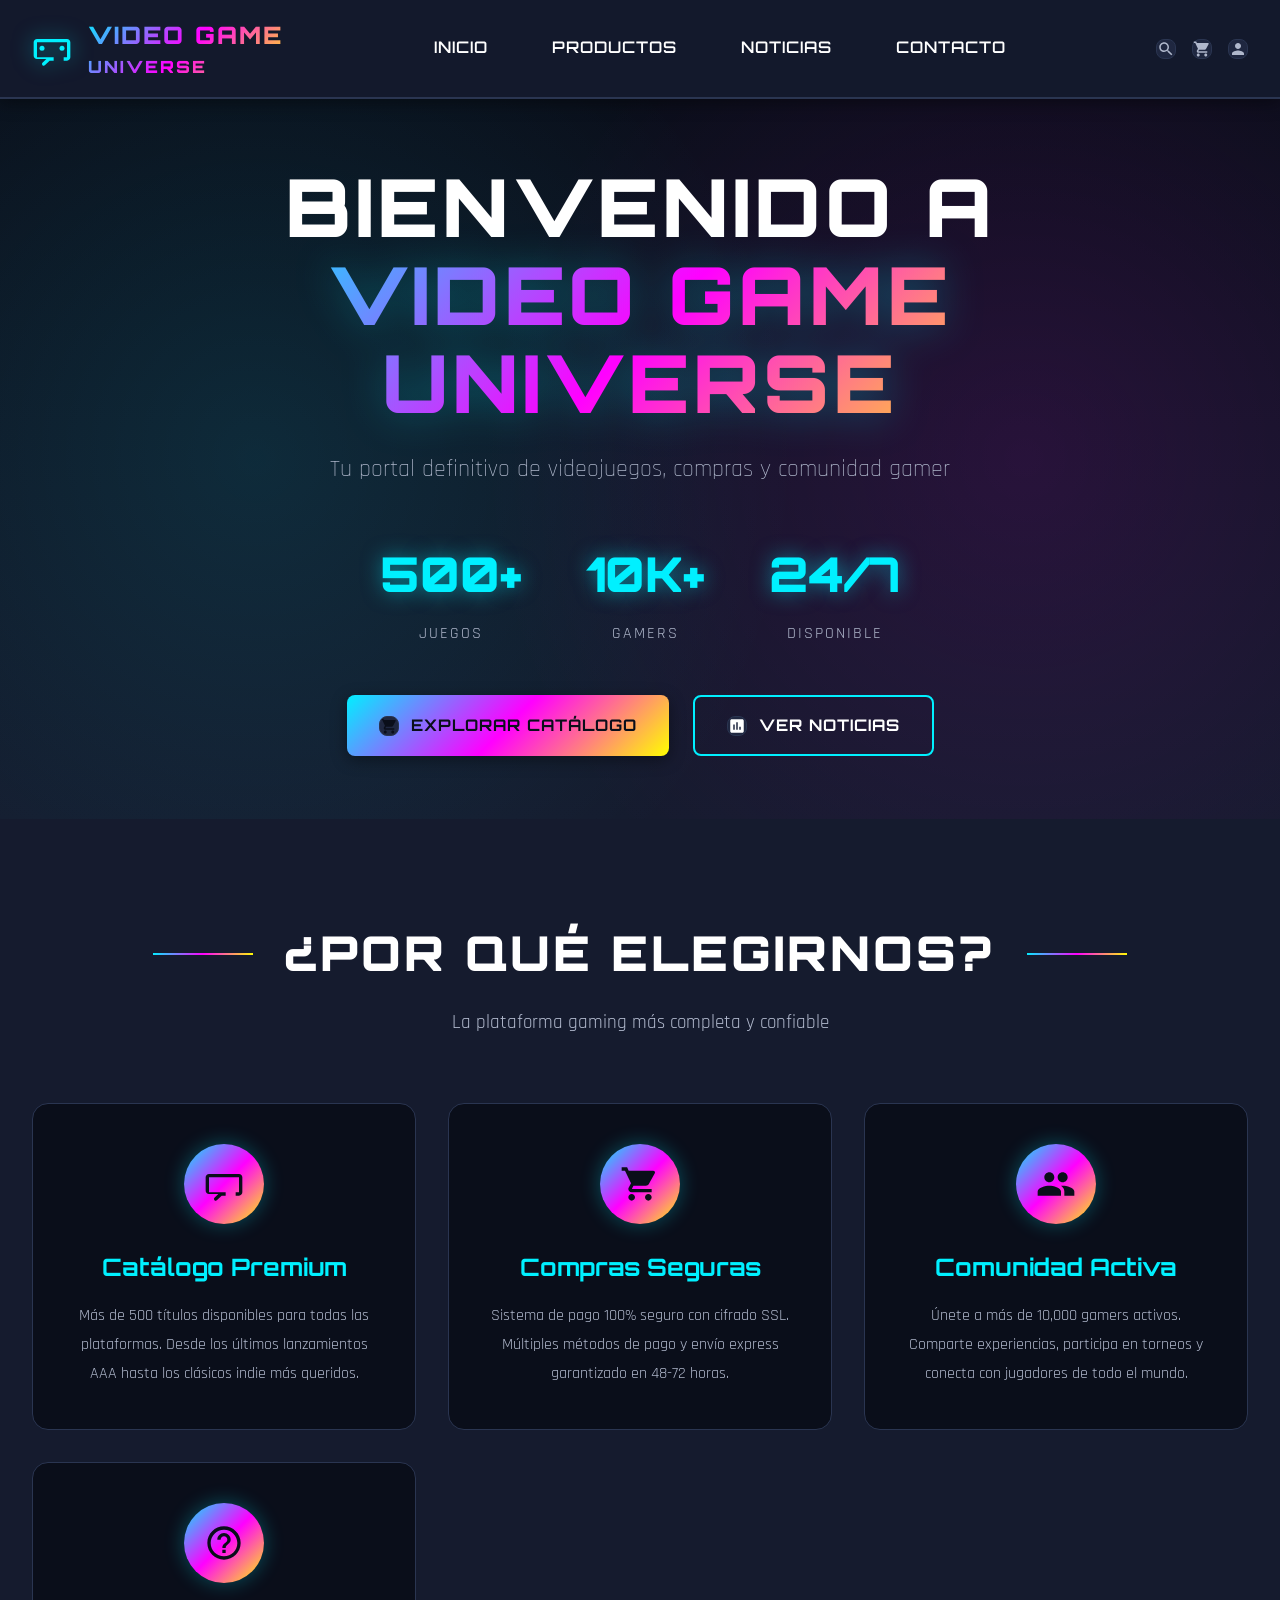
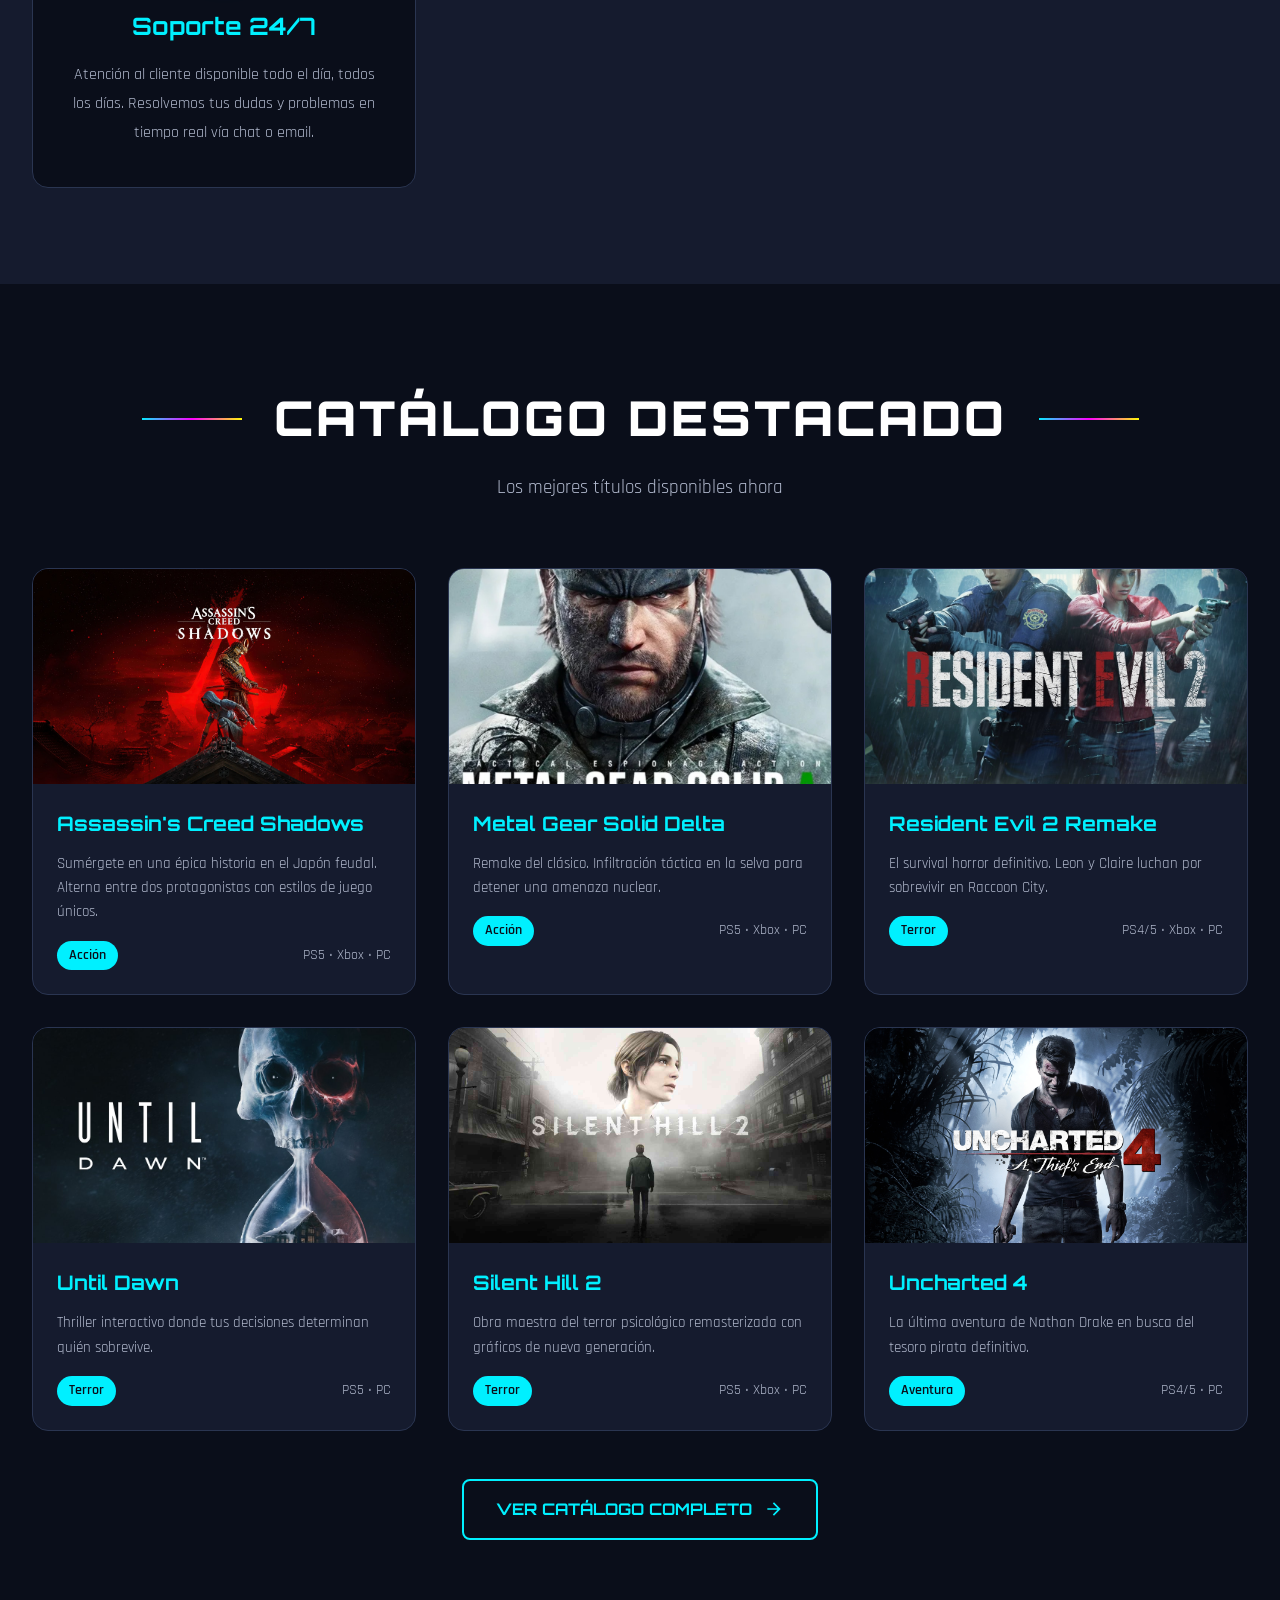
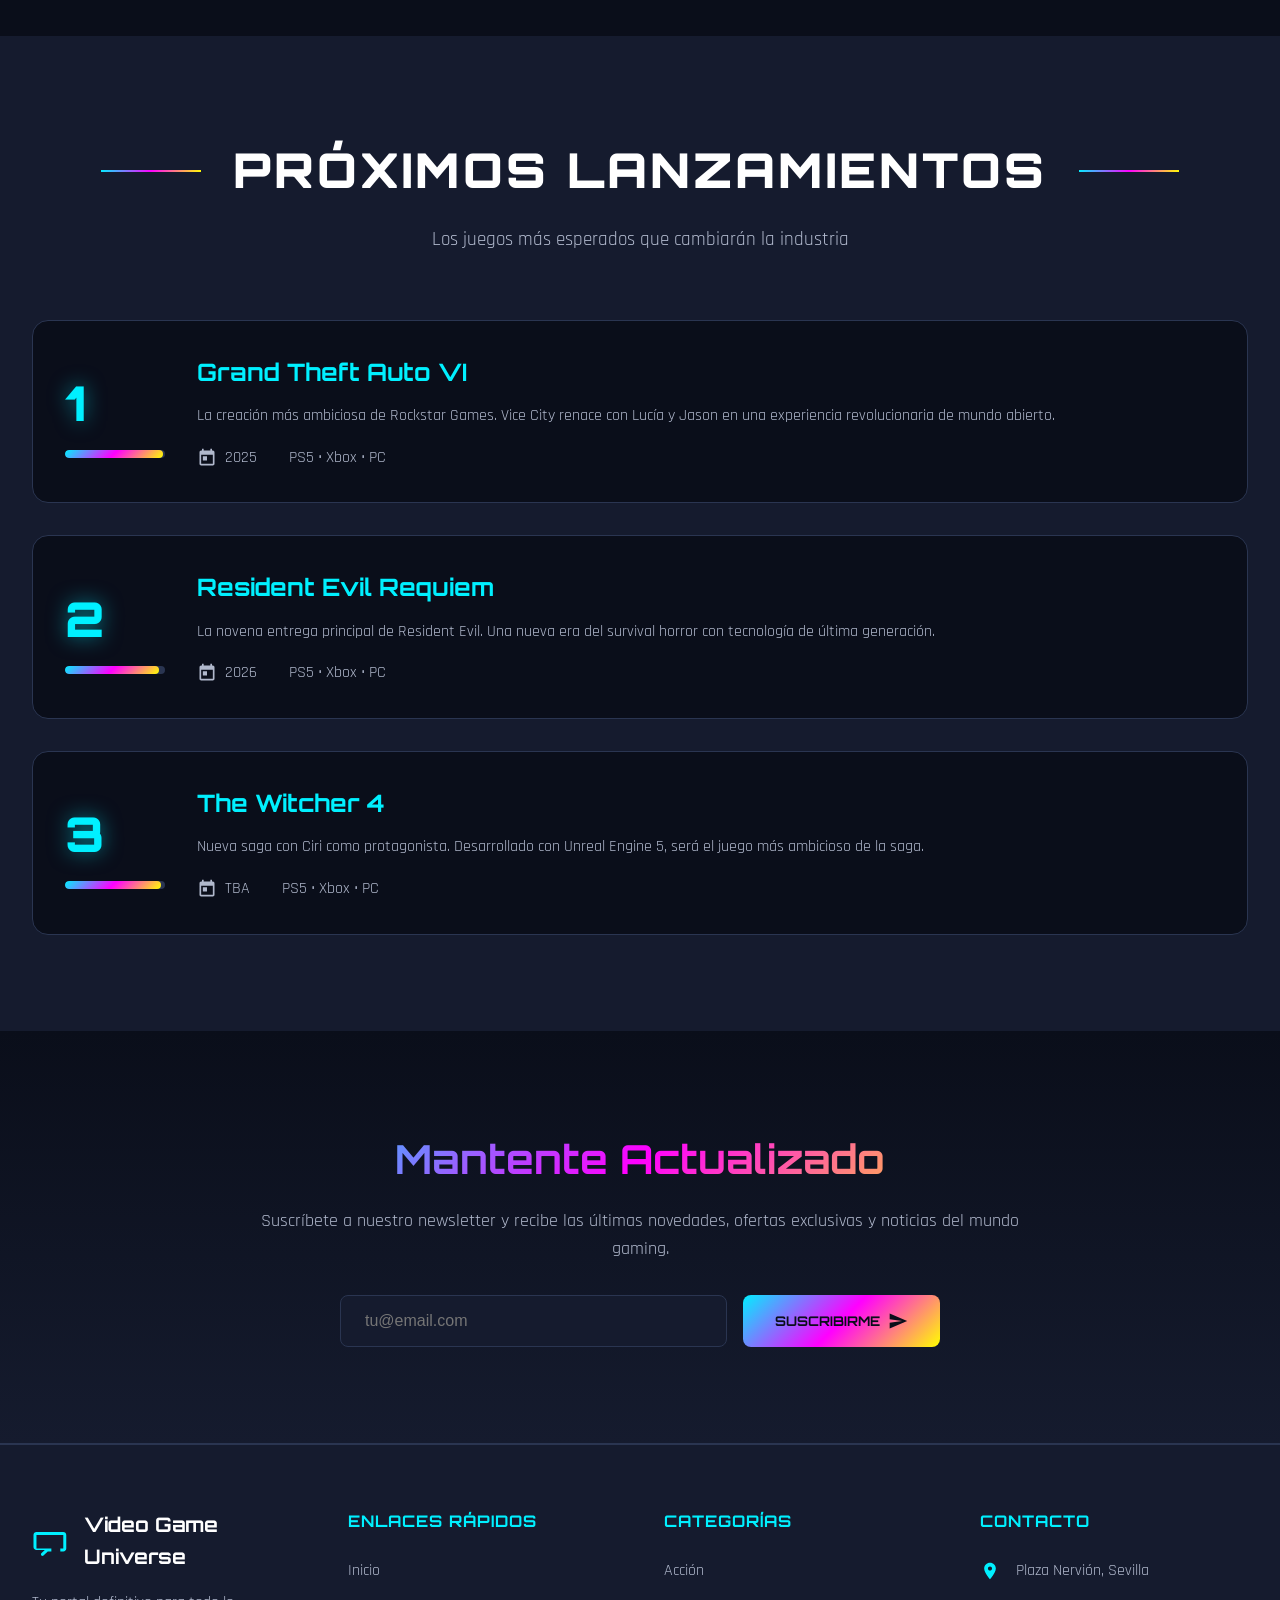
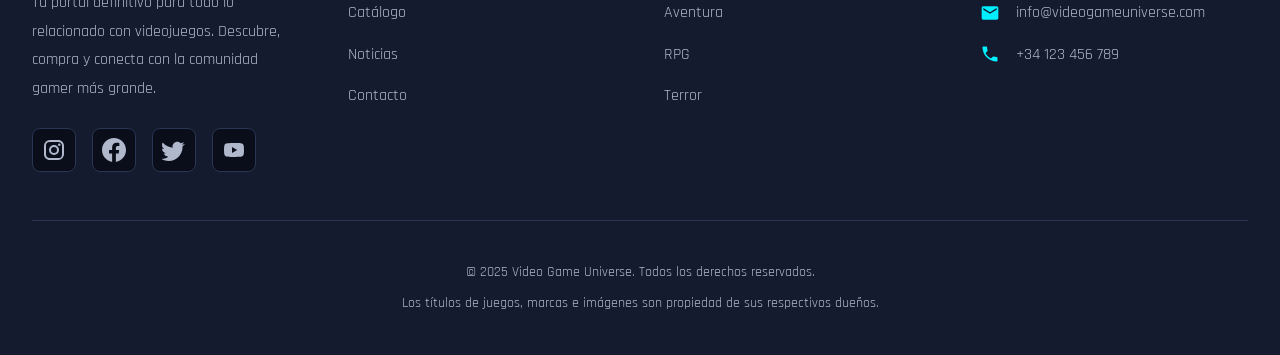
<file: index.html>
<!DOCTYPE html>
<html lang="es">
<head>
    <!-- Metaetiquetas básicas (Mobile-first) -->
    <meta charset="UTF-8">
    <meta name="viewport" content="width=device-width, initial-scale=1.0">
    
    <!-- SEO: Descripción optimizada -->
    <meta name="description" content="Video Game Universe - Portal profesional de videojuegos con catálogo premium de +500 juegos, comunidad gamer de 10K+ usuarios y noticias actualizadas 24/7. Compra, reserva y descubre los mejores títulos.">
    
    <!-- SEO: Keywords relevantes -->
    <meta name="keywords" content="videojuegos, gaming, comprar juegos, tienda videojuegos, comunidad gamer, noticias gaming, reservar juegos, catálogo juegos">
    
    <!-- SEO: Autor y copyright -->
    <meta name="author" content="Video Game Universe">
    
    <!-- Título optimizado para SEO -->
    <title>Video Game Universe - Portal Profesional de Videojuegos | +500 Juegos</title>
    
    <!-- Favicon -->
    <link rel="icon" href="./favicon.ico?v=2" type="image/x-icon">
    
    <!-- Google Fonts - Orbitron & Rajdhani -->
    <link rel="preconnect" href="https://fonts.googleapis.com">
    <link rel="preconnect" href="https://fonts.gstatic.com" crossorigin>
    <link href="https://fonts.googleapis.com/css2?family=Orbitron:wght@400;500;600;700;800;900&family=Rajdhani:wght@300;400;500;600;700&display=swap" rel="stylesheet">
    
    <!-- Font Awesome (CDN) -->
    <link rel="stylesheet" href="https://cdnjs.cloudflare.com/ajax/libs/font-awesome/6.6.0/css/all.min.css" integrity="sha512-Kc323vGBEqzTmouAECnVceyQqyqdsSiqLQISBL29aUW4U/M7pSPA/gEUZQqv1cwx4OnYxTxve5UMg5GT6L4JJg==" crossorigin="anonymous" referrerpolicy="no-referrer">
    <!-- Estilos principales -->
    <link rel="stylesheet" href="css/styles.css">
</head>
<body>
    <!-- HEADER CON NAVEGACIÓN STICKY -->
    <header class="main-header">
        <div class="header-container">
            <!-- Logo -->
            <div class="logo-container">
                <svg class="logo-icon" viewBox="0 0 24 24" fill="currentColor">
                    <path d="M21,6H3C1.9,6,1,6.9,1,8v8c0,1.1,0.9,2,2,2h5.59l-2.3,2.29c-0.39,0.39-0.39,1.02,0,1.41C6.49,21.9,6.74,22,7,22s0.51-0.1,0.71-0.29L10.59,19H13v-2H3V8h18v9h-2v2h2c1.1,0,2-0.9,2-2V8C23,6.9,22.1,6,21,6z"/>
                    <circle cx="6" cy="11.5" r="1.5"/>
                    <circle cx="18" cy="11.5" r="1.5"/>
                </svg>
                <div>
                    <h1 class="logo-text">
                        Video Game <span class="logo-highlight">Universe</span>
                    </h1>
                </div>
            </div>

            <!-- Navegación -->
            <nav class="main-nav">
                <ul class="nav-list">
                    <li><a href="#" class="nav-link active">Inicio</a></li>
                    <li><a href="./views/productos.html" class="nav-link">Productos</a></li>
                    <li><a href="./views/noticias.html" class="nav-link">Noticias</a></li>
                    <li><a href="./views/contacto.html" class="nav-link">Contacto</a></li>
                </ul>
            </nav>

            <!-- Acciones del header -->
            <div class="header-actions">
                <button class="btn-icon" aria-label="Buscar">
                    <svg viewBox="0 0 24 24" fill="currentColor">
                        <path d="M15.5 14h-.79l-.28-.27C15.41 12.59 16 11.11 16 9.5 16 5.91 13.09 3 9.5 3S3 5.91 3 9.5 5.91 16 9.5 16c1.61 0 3.09-.59 4.23-1.57l.27.28v.79l5 4.99L20.49 19l-4.99-5zm-6 0C7.01 14 5 11.99 5 9.5S7.01 5 9.5 5 14 7.01 14 9.5 11.99 14 9.5 14z"/>
                    </svg>
                </button>
                <a href="views/carrito.html" class="btn-icon" aria-label="Carrito de compras">
                    <svg viewBox="0 0 24 24" fill="currentColor">
                        <path d="M7 18c-1.1 0-1.99.9-1.99 2S5.9 22 7 22s2-.9 2-2-.9-2-2-2zM1 2v2h2l3.6 7.59-1.35 2.45c-.16.28-.25.61-.25.96 0 1.1.9 2 2 2h12v-2H7.42c-.14 0-.25-.11-.25-.25l.03-.12.9-1.63h7.45c.75 0 1.41-.41 1.75-1.03l3.58-6.49c.08-.14.12-.31.12-.48 0-.55-.45-1-1-1H5.21l-.94-2H1zm16 16c-1.1 0-1.99.9-1.99 2s.89 2 1.99 2 2-.9 2-2-.9-2-2-2z"/>
                    </svg>
                    <span class="cart-counter">0</span>
                </a>
                <button class="btn-icon" aria-label="Cuenta de usuario">
                    <svg viewBox="0 0 24 24" fill="currentColor">
                        <path d="M12 12c2.21 0 4-1.79 4-4s-1.79-4-4-4-4 1.79-4 4 1.79 4 4 4zm0 2c-2.67 0-8 1.34-8 4v2h16v-2c0-2.66-5.33-4-8-4z"/>
                    </svg>
                </button>
            </div>
        </div>
    </header>

    <!-- HERO SECTION -->
    <section class="hero-section">
        <div class="hero-background"></div>
        <div class="hero-content">
            <h2 class="hero-title">
                Bienvenido a 
                <span class="hero-highlight">Video Game Universe</span>
            </h2>
            <p class="hero-subtitle">Tu portal definitivo de videojuegos, compras y comunidad gamer</p>
            
            <!-- Stats del Hero -->
            <div class="hero-stats">
                <div class="stat-item">
                    <div class="stat-number">500+</div>
                    <div class="stat-label">Juegos</div>
                </div>
                <div class="stat-item">
                    <div class="stat-number">10K+</div>
                    <div class="stat-label">Gamers</div>
                </div>
                <div class="stat-item">
                    <div class="stat-number">24/7</div>
                    <div class="stat-label">Disponible</div>
                </div>
            </div>

            <!-- CTAs -->
            <div class="hero-cta">
                <a href="./views/productos.html" class="btn-primary">
                    <svg class="btn-icon" viewBox="0 0 24 24" fill="currentColor">
                        <path d="M7 18c-1.1 0-1.99.9-1.99 2S5.9 22 7 22s2-.9 2-2-.9-2-2-2zM1 2v2h2l3.6 7.59-1.35 2.45c-.16.28-.25.61-.25.96 0 1.1.9 2 2 2h12v-2H7.42c-.14 0-.25-.11-.25-.25l.03-.12.9-1.63h7.45c.75 0 1.41-.41 1.75-1.03l3.58-6.49c.08-.14.12-.31.12-.48 0-.55-.45-1-1-1H5.21l-.94-2H1zm16 16c-1.1 0-1.99.9-1.99 2s.89 2 1.99 2 2-.9 2-2-.9-2-2-2z"/>
                    </svg>
                    Explorar Catálogo
                </a>
                <a href="./views/noticias.html" class="btn-secondary">
                    <svg class="btn-icon" viewBox="0 0 24 24" fill="currentColor">
                        <path d="M19 3H5c-1.1 0-2 .9-2 2v14c0 1.1.9 2 2 2h14c1.1 0 2-.9 2-2V5c0-1.1-.9-2-2-2zM9 17H7v-7h2v7zm4 0h-2V7h2v10zm4 0h-2v-4h2v4z"/>
                    </svg>
                    Ver Noticias
                </a>
            </div>
        </div>
    </section>

    <!-- FEATURES SECTION -->
    <section class="features-section">
        <div class="container">
            <div class="section-header">
                <h2 class="section-title">
                    <span class="title-line"></span>
                    ¿Por qué elegirnos?
                    <span class="title-line"></span>
                </h2>
                <p class="section-subtitle">La plataforma gaming más completa y confiable</p>
            </div>

            <div class="features-grid">
                <!-- Feature 1: Catálogo -->
                <article class="feature-card">
                    <div class="feature-icon">
                        <svg viewBox="0 0 24 24" fill="currentColor">
                            <path d="M21,6H3C1.9,6,1,6.9,1,8v8c0,1.1,0.9,2,2,2h5.59l-2.3,2.29c-0.39,0.39-0.39,1.02,0,1.41C6.49,21.9,6.74,22,7,22s0.51-0.1,0.71-0.29L10.59,19H13v-2H3V8h18v9h-2v2h2c1.1,0,2-0.9,2-2V8C23,6.9,22.1,6,21,6z"/>
                        </svg>
                    </div>
                    <h3 class="feature-title">Catálogo Premium</h3>
                    <p class="feature-description">Más de 500 títulos disponibles para todas las plataformas. Desde los últimos lanzamientos AAA hasta los clásicos indie más queridos.</p>
                </article>

                <!-- Feature 2: Compras -->
                <article class="feature-card">
                    <div class="feature-icon">
                        <svg viewBox="0 0 24 24" fill="currentColor">
                            <path d="M7 18c-1.1 0-1.99.9-1.99 2S5.9 22 7 22s2-.9 2-2-.9-2-2-2zM1 2v2h2l3.6 7.59-1.35 2.45c-.16.28-.25.61-.25.96 0 1.1.9 2 2 2h12v-2H7.42c-.14 0-.25-.11-.25-.25l.03-.12.9-1.63h7.45c.75 0 1.41-.41 1.75-1.03l3.58-6.49c.08-.14.12-.31.12-.48 0-.55-.45-1-1-1H5.21l-.94-2H1zm16 16c-1.1 0-1.99.9-1.99 2s.89 2 1.99 2 2-.9 2-2-.9-2-2-2z"/>
                        </svg>
                    </div>
                    <h3 class="feature-title">Compras Seguras</h3>
                    <p class="feature-description">Sistema de pago 100% seguro con cifrado SSL. Múltiples métodos de pago y envío express garantizado en 48-72 horas.</p>
                </article>

                <!-- Feature 3: Comunidad -->
                <article class="feature-card">
                    <div class="feature-icon">
                        <svg viewBox="0 0 24 24" fill="currentColor">
                            <path d="M16 11c1.66 0 2.99-1.34 2.99-3S17.66 5 16 5c-1.66 0-3 1.34-3 3s1.34 3 3 3zm-8 0c1.66 0 2.99-1.34 2.99-3S9.66 5 8 5C6.34 5 5 6.34 5 8s1.34 3 3 3zm0 2c-2.33 0-7 1.17-7 3.5V19h14v-2.5c0-2.33-4.67-3.5-7-3.5zm8 0c-.29 0-.62.02-.97.05 1.16.84 1.97 1.97 1.97 3.45V19h6v-2.5c0-2.33-4.67-3.5-7-3.5z"/>
                        </svg>
                    </div>
                    <h3 class="feature-title">Comunidad Activa</h3>
                    <p class="feature-description">Únete a más de 10,000 gamers activos. Comparte experiencias, participa en torneos y conecta con jugadores de todo el mundo.</p>
                </article>

                <!-- Feature 4: Soporte -->
                <article class="feature-card">
                    <div class="feature-icon">
                        <svg viewBox="0 0 24 24" fill="currentColor">
                            <path d="M11 18h2v-2h-2v2zm1-16C6.48 2 2 6.48 2 12s4.48 10 10 10 10-4.48 10-10S17.52 2 12 2zm0 18c-4.41 0-8-3.59-8-8s3.59-8 8-8 8 3.59 8 8-3.59 8-8 8zm0-14c-2.21 0-4 1.79-4 4h2c0-1.1.9-2 2-2s2 .9 2 2c0 2-3 1.75-3 5h2c0-2.25 3-2.5 3-5 0-2.21-1.79-4-4-4z"/>
                        </svg>
                    </div>
                    <h3 class="feature-title">Soporte 24/7</h3>
                    <p class="feature-description">Atención al cliente disponible todo el día, todos los días. Resolvemos tus dudas y problemas en tiempo real vía chat o email.</p>
                </article>
            </div>
        </div>
    </section>

    <!-- PRODUCTS SECTION -->
    <section class="products-section">
        <div class="container">
            <div class="section-header">
                <h2 class="section-title">
                    <span class="title-line"></span>
                    Catálogo Destacado
                    <span class="title-line"></span>
                </h2>
                <p class="section-subtitle">Los mejores títulos disponibles ahora</p>
            </div>

            <div class="products-grid">
                <!-- Assassin's Creed Shadows -->
                <article class="product-card">
                    <div class="product-image-wrapper">
                        <img src="/assets/images/Assassins-Creed-Shadows.jpg" alt="Assassins Creed Shadows" class="product-image" loading="lazy">
                        <div class="product-overlay">
                            <div class="product-price">$59.99</div>
                        </div>
                    </div>
                    <div class="product-info">
                        <h3 class="product-title">Assassin's Creed Shadows</h3>
                        <p class="product-description">Sumérgete en una épica historia en el Japón feudal. Alterna entre dos protagonistas con estilos de juego únicos.</p>
                        <div class="product-meta">
                            <span class="product-category">Acción</span>
                            <span class="product-platforms">PS5 • Xbox • PC</span>
                        </div>
                    </div>
                </article>

                <!-- Metal Gear Solid Delta -->
                <article class="product-card">
                    <div class="product-image-wrapper">
                        <img src="./assets/images/metal-gear-solid-delta-snake-eater.jpg" alt="Metal Gear Solid Delta" class="product-image" loading="lazy">
                        <div class="product-overlay">
                            <div class="product-price">$49.99</div>
                        </div>
                    </div>
                    <div class="product-info">
                        <h3 class="product-title">Metal Gear Solid Delta</h3>
                        <p class="product-description">Remake del clásico. Infiltración táctica en la selva para detener una amenaza nuclear.</p>
                        <div class="product-meta">
                            <span class="product-category">Acción</span>
                            <span class="product-platforms">PS5 • Xbox • PC</span>
                        </div>
                    </div>
                </article>

                <!-- Resident Evil 2 Remake -->
                <article class="product-card">
                    <div class="product-image-wrapper">
                        <img src="./assets/images/resident-evil-2-remake.jpg" alt="Resident Evil 2 Remake" class="product-image" loading="lazy">
                        <div class="product-overlay">
                            <div class="product-price">$39.99</div>
                        </div>
                    </div>
                    <div class="product-info">
                        <h3 class="product-title">Resident Evil 2 Remake</h3>
                        <p class="product-description">El survival horror definitivo. Leon y Claire luchan por sobrevivir en Raccoon City.</p>
                        <div class="product-meta">
                            <span class="product-category">Terror</span>
                            <span class="product-platforms">PS4/5 • Xbox • PC</span>
                        </div>
                    </div>
                </article>

                <!-- Until Dawn -->
                <article class="product-card">
                    <div class="product-image-wrapper">
                        <img src="./assets/images/until-dawn-remake.jpg" alt="Until Dawn Remake" class="product-image" loading="lazy">
                        <div class="product-overlay">
                            <div class="product-price">$59.99</div>
                        </div>
                    </div>
                    <div class="product-info">
                        <h3 class="product-title">Until Dawn</h3>
                        <p class="product-description">Thriller interactivo donde tus decisiones determinan quién sobrevive.</p>
                        <div class="product-meta">
                            <span class="product-category">Terror</span>
                            <span class="product-platforms">PS5 • PC</span>
                        </div>
                    </div>
                </article>

                <!-- Silent Hill 2 -->
                <article class="product-card">
                    <div class="product-image-wrapper">
                        <img src="./assets/images/silent-hill-2-remake.jpg" alt="Silent Hill 2 Remake" class="product-image" loading="lazy">
                        <div class="product-overlay">
                            <div class="product-price">$69.99</div>
                        </div>
                    </div>
                    <div class="product-info">
                        <h3 class="product-title">Silent Hill 2</h3>
                        <p class="product-description">Obra maestra del terror psicológico remasterizada con gráficos de nueva generación.</p>
                        <div class="product-meta">
                            <span class="product-category">Terror</span>
                            <span class="product-platforms">PS5 • Xbox • PC</span>
                        </div>
                    </div>
                </article>

                <!-- Uncharted 4 -->
                <article class="product-card">
                    <div class="product-image-wrapper">
                        <img src="./assets/images/uncharted-4.jpg" alt="Uncharted 4" class="product-image" loading="lazy">
                        <div class="product-overlay">
                            <div class="product-price">$29.99</div>
                        </div>
                    </div>
                    <div class="product-info">
                        <h3 class="product-title">Uncharted 4</h3>
                        <p class="product-description">La última aventura de Nathan Drake en busca del tesoro pirata definitivo.</p>
                        <div class="product-meta">
                            <span class="product-category">Aventura</span>
                            <span class="product-platforms">PS4/5 • PC</span>
                        </div>
                    </div>
                </article>
            </div>

            <!-- CTA -->
            <div class="section-cta">
                <a href="./views/productos.html" class="btn-view-all">
                    <span>Ver Catálogo Completo</span>
                    <svg class="icon" viewBox="0 0 24 24" fill="currentColor">
                        <path d="M12 4l-1.41 1.41L16.17 11H4v2h12.17l-5.58 5.59L12 20l8-8z"/>
                    </svg>
                </a>
            </div>
        </div>
    </section>

    <!-- UPCOMING SECTION -->
    <section class="upcoming-section">
        <div class="container">
            <div class="section-header">
                <h2 class="section-title">
                    <span class="title-line"></span>
                    Próximos Lanzamientos
                    <span class="title-line"></span>
                </h2>
                <p class="section-subtitle">Los juegos más esperados que cambiarán la industria</p>
            </div>

            <div class="upcoming-grid">
                <!-- GTA VI -->
                <article class="upcoming-card">
                    <div class="upcoming-rank">
                        <div class="rank-number">1</div>
                        <div class="hype-meter">
                            <div class="hype-fill" style="width: 98%;"></div>
                        </div>
                    </div>
                    <div class="upcoming-content">
                        <h3 class="upcoming-title">Grand Theft Auto VI</h3>
                        <p class="upcoming-description">La creación más ambiciosa de Rockstar Games. Vice City renace con Lucía y Jason en una experiencia revolucionaria de mundo abierto.</p>
                        <div class="upcoming-info">
                            <div class="upcoming-date">
                                <svg class="icon" viewBox="0 0 24 24" fill="currentColor">
                                    <path d="M19 3h-1V1h-2v2H8V1H6v2H5c-1.11 0-1.99.9-1.99 2L3 19c0 1.1.89 2 2 2h14c1.1 0 2-.9 2-2V5c0-1.1-.9-2-2-2zm0 16H5V8h14v11zM7 10h5v5H7z"/>
                                </svg>
                                <span>2025</span>
                            </div>
                            <span class="product-platforms">PS5 • Xbox • PC</span>
                        </div>
                    </div>
                </article>

                <!-- Resident Evil Requiem -->
                <article class="upcoming-card">
                    <div class="upcoming-rank">
                        <div class="rank-number">2</div>
                        <div class="hype-meter">
                            <div class="hype-fill" style="width: 94%;"></div>
                        </div>
                    </div>
                    <div class="upcoming-content">
                        <h3 class="upcoming-title">Resident Evil Requiem</h3>
                        <p class="upcoming-description">La novena entrega principal de Resident Evil. Una nueva era del survival horror con tecnología de última generación.</p>
                        <div class="upcoming-info">
                            <div class="upcoming-date">
                                <svg class="icon" viewBox="0 0 24 24" fill="currentColor">
                                    <path d="M19 3h-1V1h-2v2H8V1H6v2H5c-1.11 0-1.99.9-1.99 2L3 19c0 1.1.89 2 2 2h14c1.1 0 2-.9 2-2V5c0-1.1-.9-2-2-2zm0 16H5V8h14v11zM7 10h5v5H7z"/>
                                </svg>
                                <span>2026</span>
                            </div>
                            <span class="product-platforms">PS5 • Xbox • PC</span>
                        </div>
                    </div>
                </article>

                <!-- The Witcher 4 -->
                <article class="upcoming-card">
                    <div class="upcoming-rank">
                        <div class="rank-number">3</div>
                        <div class="hype-meter">
                            <div class="hype-fill" style="width: 96%;"></div>
                        </div>
                    </div>
                    <div class="upcoming-content">
                        <h3 class="upcoming-title">The Witcher 4</h3>
                        <p class="upcoming-description">Nueva saga con Ciri como protagonista. Desarrollado con Unreal Engine 5, será el juego más ambicioso de la saga.</p>
                        <div class="upcoming-info">
                            <div class="upcoming-date">
                                <svg class="icon" viewBox="0 0 24 24" fill="currentColor">
                                    <path d="M19 3h-1V1h-2v2H8V1H6v2H5c-1.11 0-1.99.9-1.99 2L3 19c0 1.1.89 2 2 2h14c1.1 0 2-.9 2-2V5c0-1.1-.9-2-2-2zm0 16H5V8h14v11zM7 10h5v5H7z"/>
                                </svg>
                                <span>TBA</span>
                            </div>
                            <span class="product-platforms">PS5 • Xbox • PC</span>
                        </div>
                    </div>
                </article>
            </div>
        </div>
    </section>

    <!-- NEWSLETTER SECTION -->
    <section class="newsletter-section">
        <div class="container">
            <div class="newsletter-content">
                <h2 class="newsletter-title">Mantente Actualizado</h2>
                <p class="newsletter-description">Suscríbete a nuestro newsletter y recibe las últimas novedades, ofertas exclusivas y noticias del mundo gaming.</p>
                <form class="newsletter-form">
                    <input type="email" class="newsletter-input" placeholder="tu@email.com" required>
                    <button type="submit" class="newsletter-btn">
                        <span>Suscribirme</span>
                        <svg class="icon" viewBox="0 0 24 24" fill="currentColor">
                            <path d="M2.01 21L23 12 2.01 3 2 10l15 2-15 2z"/>
                        </svg>
                    </button>
                </form>
            </div>
        </div>
    </section>

    <!-- FOOTER -->
    <footer class="main-footer">
        <div class="container">
            <div class="footer-grid">
                <!-- Columna 1: About -->
                <div class="footer-column">
                    <div class="footer-logo">
                        <svg class="footer-logo-icon" viewBox="0 0 24 24" fill="currentColor">
                            <path d="M21,6H3C1.9,6,1,6.9,1,8v8c0,1.1,0.9,2,2,2h5.59l-2.3,2.29c-0.39,0.39-0.39,1.02,0,1.41C6.49,21.9,6.74,22,7,22s0.51-0.1,0.71-0.29L10.59,19H13v-2H3V8h18v9h-2v2h2c1.1,0,2-0.9,2-2V8C23,6.9,22.1,6,21,6z"/>
                        </svg>
                        <h3>Video Game Universe</h3>
                    </div>
                    <p class="footer-description">Tu portal definitivo para todo lo relacionado con videojuegos. Descubre, compra y conecta con la comunidad gamer más grande.</p>
                    <div class="footer-social">
                        <a href="https://www.instagram.com" class="social-link" aria-label="Instagram" target="_blank" rel="noopener">
                            <svg viewBox="0 0 24 24" fill="currentColor">
                                <path d="M7.8 2h8.4C19.4 2 22 4.6 22 7.8v8.4a5.8 5.8 0 0 1-5.8 5.8H7.8C4.6 22 2 19.4 2 16.2V7.8A5.8 5.8 0 0 1 7.8 2m-.2 2A3.6 3.6 0 0 0 4 7.6v8.8C4 18.39 5.61 20 7.6 20h8.8a3.6 3.6 0 0 0 3.6-3.6V7.6C20 5.61 18.39 4 16.4 4H7.6m9.65 1.5a1.25 1.25 0 0 1 1.25 1.25A1.25 1.25 0 0 1 17.25 8 1.25 1.25 0 0 1 16 6.75a1.25 1.25 0 0 1 1.25-1.25M12 7a5 5 0 0 1 5 5 5 5 0 0 1-5 5 5 5 0 0 1-5-5 5 5 0 0 1 5-5m0 2a3 3 0 0 0-3 3 3 3 0 0 0 3 3 3 3 0 0 0 3-3 3 3 0 0 0-3-3z"/>
                            </svg>
                        </a>
                        <a href="https://www.facebook.com" class="social-link" aria-label="Facebook" target="_blank" rel="noopener">
                            <svg viewBox="0 0 24 24" fill="currentColor">
                                <path d="M24 12.073c0-6.627-5.373-12-12-12s-12 5.373-12 12c0 5.99 4.388 10.954 10.125 11.854v-8.385H7.078v-3.47h3.047V9.43c0-3.007 1.792-4.669 4.533-4.669 1.312 0 2.686.235 2.686.235v2.953H15.83c-1.491 0-1.956.925-1.956 1.874v2.25h3.328l-.532 3.47h-2.796v8.385C19.612 23.027 24 18.062 24 12.073z"/>
                            </svg>
                        </a>
                        <a href="https://www.twitter.com" class="social-link" aria-label="Twitter" target="_blank" rel="noopener">
                            <svg viewBox="0 0 24 24" fill="currentColor">
                                <path d="M22.46 6c-.85.38-1.75.64-2.7.76 1-.6 1.76-1.55 2.12-2.68-.93.55-1.95.95-3.04 1.17-.88-.94-2.13-1.53-3.51-1.53-2.66 0-4.82 2.16-4.82 4.82 0 .38.04.75.13 1.1-4-.2-7.57-2.12-9.95-5.04-.42.72-.66 1.55-.66 2.44 0 1.67.85 3.15 2.14 4.01-.79-.02-1.53-.24-2.18-.6v.06c0 2.34 1.66 4.29 3.87 4.73-.4.11-.83.17-1.27.17-.31 0-.62-.03-.92-.08.62 1.94 2.42 3.35 4.55 3.39-1.67 1.31-3.77 2.09-6.05 2.09-.39 0-.78-.02-1.17-.07 2.18 1.4 4.77 2.21 7.55 2.21 9.05 0 14-7.5 14-14 0-.21 0-.42-.02-.63.96-.7 1.8-1.56 2.46-2.55z"/>
                            </svg>
                        </a>
                        <a href="https://www.youtube.com" class="social-link" aria-label="YouTube" target="_blank" rel="noopener">
                            <svg viewBox="0 0 24 24" fill="currentColor">
                                <path d="M10 15l5.19-3L10 9v6m11.56-7.83c.13.47.22 1.1.28 1.9.07.8.1 1.49.1 2.09L22 12c0 2.19-.16 3.8-.44 4.83-.25.9-.83 1.48-1.73 1.73-.47.13-1.33.22-2.65.28-1.3.07-2.49.1-3.59.1L12 19c-4.19 0-6.8-.16-7.83-.44-.9-.25-1.48-.83-1.73-1.73-.13-.47-.22-1.1-.28-1.9-.07-.8-.1-1.49-.1-2.09L2 12c0-2.19.16-3.8.44-4.83.25-.9.83-1.48 1.73-1.73.47-.13 1.33-.22 2.65-.28 1.3-.07 2.49-.1 3.59-.1L12 5c4.19 0 6.8.16 7.83.44.9.25 1.48.83 1.73 1.73z"/>
                            </svg>
                        </a>
                    </div>
                </div>

                <!-- Columna 2: Links -->
                <div class="footer-column">
                    <h4>Enlaces Rápidos</h4>
                    <ul class="footer-links">
                        <li><a href="#">Inicio</a></li>
                        <li><a href="./views/productos.html">Catálogo</a></li>
                        <li><a href="./views/noticias.html">Noticias</a></li>
                        <li><a href="./views/contacto.html">Contacto</a></li>
                    </ul>
                </div>

                <!-- Columna 3: Categorías -->
                <div class="footer-column">
                    <h4>Categorías</h4>
                    <ul class="footer-links">
                        <li><a href="./views/productos.html">Acción</a></li>
                        <li><a href="./views/productos.html">Aventura</a></li>
                        <li><a href="./views/productos.html">RPG</a></li>
                        <li><a href="./views/productos.html">Terror</a></li>
                    </ul>
                </div>

                <!-- Columna 4: Contacto -->
                <div class="footer-column">
                    <h4>Contacto</h4>
                    <ul class="footer-contact">
                        <li>
                            <svg viewBox="0 0 24 24" fill="currentColor">
                                <path d="M12 2C8.13 2 5 5.13 5 9c0 5.25 7 13 7 13s7-7.75 7-13c0-3.87-3.13-7-7-7zm0 9.5c-1.38 0-2.5-1.12-2.5-2.5s1.12-2.5 2.5-2.5 2.5 1.12 2.5 2.5-1.12 2.5-2.5 2.5z"/>
                            </svg>
                            Plaza Nervión, Sevilla
                        </li>
                        <li>
                            <svg viewBox="0 0 24 24" fill="currentColor">
                                <path d="M20 4H4c-1.1 0-1.99.9-1.99 2L2 18c0 1.1.9 2 2 2h16c1.1 0 2-.9 2-2V6c0-1.1-.9-2-2-2zm0 4l-8 5-8-5V6l8 5 8-5v2z"/>
                            </svg>
                            info@videogameuniverse.com
                        </li>
                        <li>
                            <svg viewBox="0 0 24 24" fill="currentColor">
                                <path d="M6.62 10.79c1.44 2.83 3.76 5.14 6.59 6.59l2.2-2.2c.27-.27.67-.36 1.02-.24 1.12.37 2.33.57 3.57.57.55 0 1 .45 1 1V20c0 .55-.45 1-1 1-9.39 0-17-7.61-17-17 0-.55.45-1 1-1h3.5c.55 0 1 .45 1 1 0 1.25.2 2.45.57 3.57.11.35.03.74-.25 1.02l-2.2 2.2z"/>
                            </svg>
                            +34 123 456 789
                        </li>
                    </ul>
                </div>
            </div>

            <div class="footer-bottom">
                <p class="footer-copyright">&copy; 2025 Video Game Universe. Todos los derechos reservados.</p>
                <p class="footer-disclaimer">Los títulos de juegos, marcas e imágenes son propiedad de sus respectivos dueños.</p>
            </div>
        </div>
    </footer>

    <!-- Scroll to Top Button -->
    <button class="scroll-to-top" aria-label="Volver arriba">
        <svg viewBox="0 0 24 24" fill="currentColor">
            <path d="M7.41 15.41L12 10.83l4.59 4.58L18 14l-6-6-6 6z"/>
        </svg>
    </button>

    <!-- Scripts: carrito.js primero para CartManager global -->
    <script src="js/carrito.js"></script>
    <script src="js/index.js"></script>
</body>
</html>
</file>
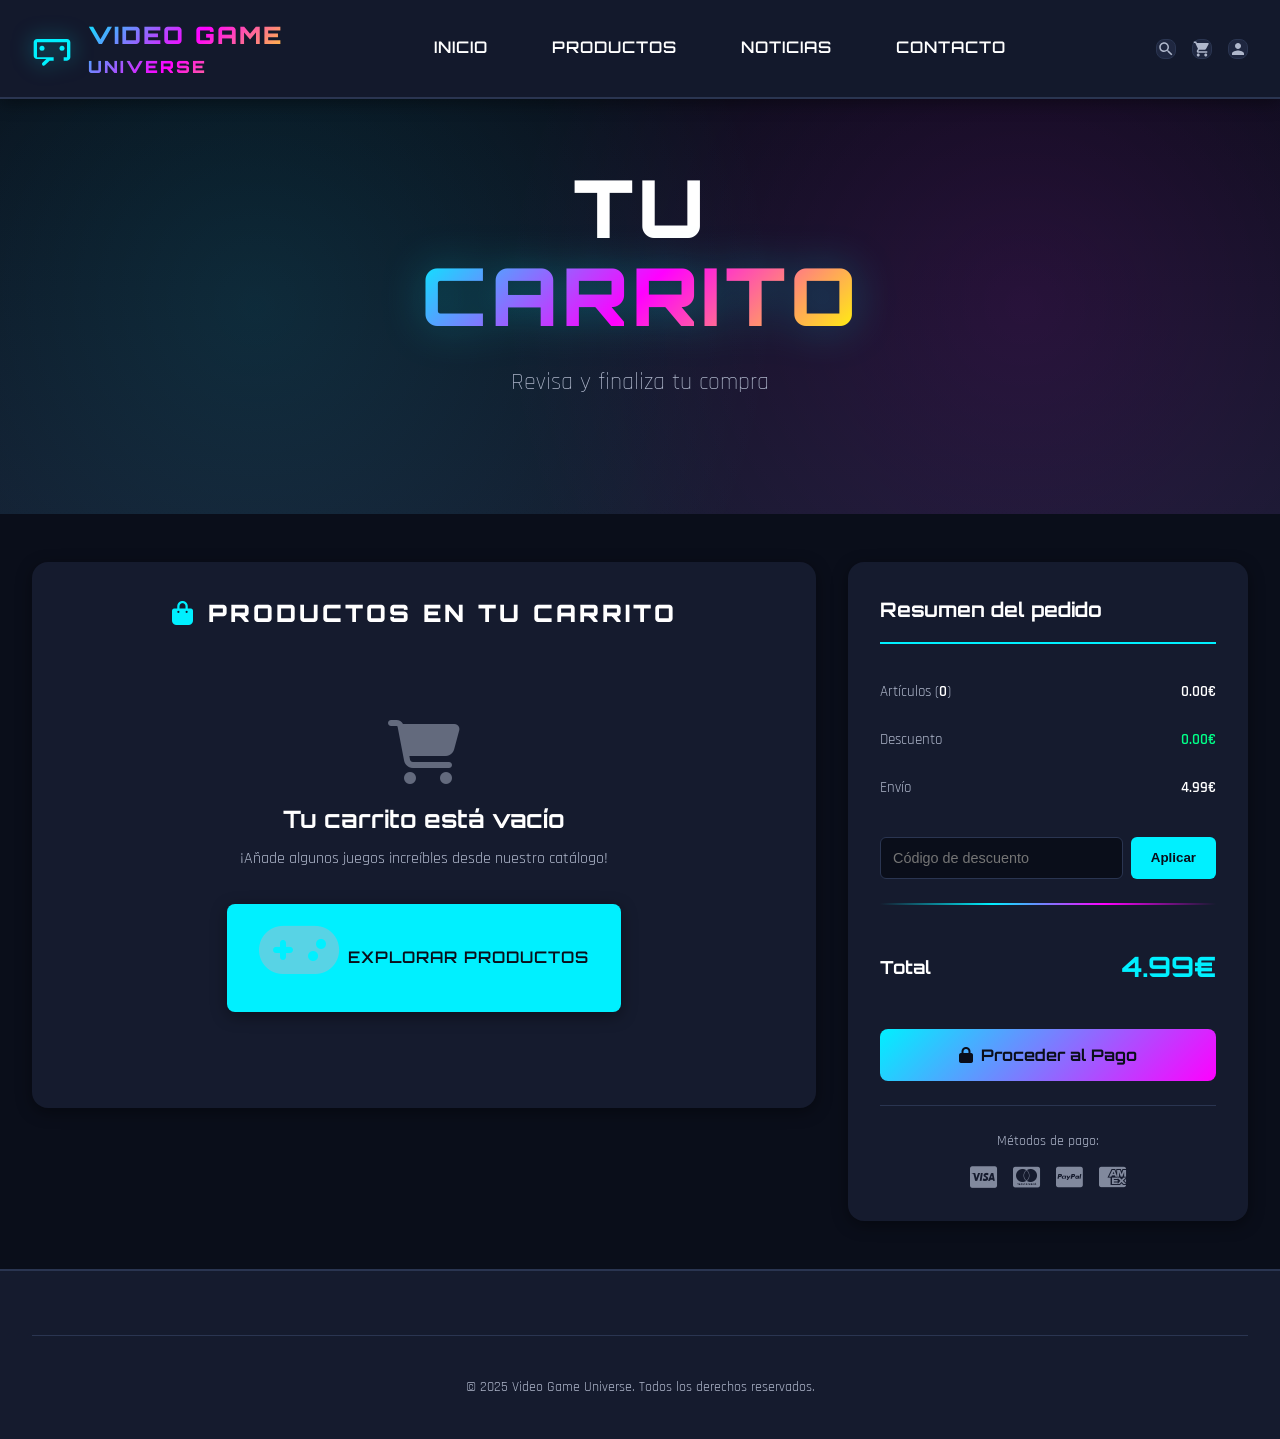
<file: views/carrito.html>
<!DOCTYPE html>
<html lang="es">
<head>
    <meta charset="UTF-8">
    <meta name="viewport" content="width=device-width, initial-scale=1.0">
    <meta name="description" content="Carrito de compras - Video Game Universe. Revisa tus productos seleccionados y finaliza tu compra.">
    <title>Carrito de Compras | Video Game Universe</title>
    <link rel="icon" href="../favicon.ico" type="image/x-icon">
    
    <!-- Google Fonts -->
    <link rel="preconnect" href="https://fonts.googleapis.com">
    <link rel="preconnect" href="https://fonts.gstatic.com" crossorigin>
    <link href="https://fonts.googleapis.com/css2?family=Orbitron:wght@400;500;600;700;800;900&family=Rajdhani:wght@300;400;500;600;700&display=swap" rel="stylesheet">
    
    <!-- Font Awesome -->
    <link rel="stylesheet" href="https://cdnjs.cloudflare.com/ajax/libs/font-awesome/6.6.0/css/all.min.css">
    
    <!-- Estilos -->
    <link rel="stylesheet" href="../css/styles.css">
    <link rel="stylesheet" href="../css/carrito.css">
</head>
<body>
    <!-- HEADER -->
    <header class="main-header">
        <div class="header-container">
            <div class="logo-container">
                <svg class="logo-icon" viewBox="0 0 24 24" fill="currentColor">
                    <path d="M21,6H3C1.9,6,1,6.9,1,8v8c0,1.1,0.9,2,2,2h5.59l-2.3,2.29c-0.39,0.39-0.39,1.02,0,1.41C6.49,21.9,6.74,22,7,22s0.51-0.1,0.71-0.29L10.59,19H13v-2H3V8h18v9h-2v2h2c1.1,0,2-0.9,2-2V8C23,6.9,22.1,6,21,6z"/>
                    <circle cx="6" cy="11.5" r="1.5"/>
                    <circle cx="18" cy="11.5" r="1.5"/>
                </svg>
                <div>
                    <h1 class="logo-text">
                        Video Game <span class="logo-highlight">Universe</span>
                    </h1>
                </div>
            </div>

            <nav class="main-nav">
                <ul class="nav-list">
                    <li><a href="../index.html" class="nav-link">Inicio</a></li>
                    <li><a href="./productos.html" class="nav-link">Productos</a></li>
                    <li><a href="./noticias.html" class="nav-link">Noticias</a></li>
                    <li><a href="./contacto.html" class="nav-link">Contacto</a></li>
                </ul>
            </nav>

            <div class="header-actions">
                <button class="btn-icon" aria-label="Buscar">
                    <svg viewBox="0 0 24 24" fill="currentColor">
                        <path d="M15.5 14h-.79l-.28-.27C15.41 12.59 16 11.11 16 9.5 16 5.91 13.09 3 9.5 3S3 5.91 3 9.5 5.91 16 9.5 16c1.61 0 3.09-.59 4.23-1.57l.27.28v.79l5 4.99L20.49 19l-4.99-5zm-6 0C7.01 14 5 11.99 5 9.5S7.01 5 9.5 5 14 7.01 14 9.5 11.99 14 9.5 14z"/>
                    </svg>
                </button>
                <a href="carrito.html" class="btn-icon" aria-label="Carrito de compras">
                    <svg viewBox="0 0 24 24" fill="currentColor">
                        <path d="M7 18c-1.1 0-1.99.9-1.99 2S5.9 22 7 22s2-.9 2-2-.9-2-2-2zM1 2v2h2l3.6 7.59-1.35 2.45c-.16.28-.25.61-.25.96 0 1.1.9 2 2 2h12v-2H7.42c-.14 0-.25-.11-.25-.25l.03-.12.9-1.63h7.45c.75 0 1.41-.41 1.75-1.03l3.58-6.49c.08-.14.12-.31.12-.48 0-.55-.45-1-1-1H5.21l-.94-2H1zm16 16c-1.1 0-1.99.9-1.99 2s.89 2 1.99 2 2-.9 2-2-.9-2-2-2z"/>
                    </svg>
                    <span class="cart-counter" id="cart-count">0</span>
                </a>
                <button class="btn-icon" aria-label="Cuenta de usuario">
                    <svg viewBox="0 0 24 24" fill="currentColor">
                        <path d="M12 12c2.21 0 4-1.79 4-4s-1.79-4-4-4-4 1.79-4 4 1.79 4 4 4zm0 2c-2.67 0-8 1.34-8 4v2h16v-2c0-2.66-5.33-4-8-4z"/>
                    </svg>
                </button>
            </div>
        </div>
    </header>

    <!-- HERO SECTION -->
    <section class="hero-section hero-cart">
        <div class="hero-background"></div>
        <div class="hero-content">
            <h2 class="hero-title">
                Tu <span class="hero-highlight">Carrito</span>
            </h2>
            <p class="hero-subtitle">Revisa y finaliza tu compra</p>
        </div>
    </section>

    <!-- CART SECTION -->
    <section class="cart-section">
        <div class="container">
            <div class="cart-layout">
                <!-- LISTA DE PRODUCTOS -->
                <div class="cart-main">
                    <h2 class="section-title">
                        <i class="fas fa-shopping-bag"></i>
                        Productos en tu carrito
                    </h2>

                    <!-- Empty Cart State -->
                    <div id="empty-cart" class="empty-cart">
                        <i class="fas fa-shopping-cart"></i>
                        <h3>Tu carrito está vacío</h3>
                        <p>¡Añade algunos juegos increíbles desde nuestro catálogo!</p>
                        <a href="./productos.html" class="btn-primary">
                            <i class="fas fa-gamepad"></i>
                            Explorar Productos
                        </a>
                    </div>

                    <!-- Cart Items -->
                    <div id="cart-list" class="cart-list">
                        <!-- Los items se cargarán dinámicamente -->
                    </div>
                </div>

                <!-- RESUMEN DEL PEDIDO -->
                <aside class="cart-sidebar">
                    <div id="cart-summary" class="cart-summary">
                        <h3 class="summary-title">Resumen del pedido</h3>

                        <div class="summary-row">
                            <span>Artículos (<span id="items-count">0</span>)</span>
                            <span id="subtotal">0.00€</span>
                        </div>

                        <div class="summary-row">
                            <span>Descuento</span>
                            <span id="discount" class="discount">0.00€</span>
                        </div>

                        <div class="summary-row">
                            <span>Envío</span>
                            <span id="shipping">4.99€</span>
                        </div>

                        <div class="promo-code">
                            <input type="text" id="promo-input" placeholder="Código de descuento" maxlength="20">
                            <button id="apply-promo" class="btn-apply">Aplicar</button>
                        </div>
                        <div id="promo-message" class="promo-message"></div>

                        <div class="summary-divider"></div>

                        <div class="summary-total">
                            <span>Total</span>
                            <span id="total" class="total-price">0.00€</span>
                        </div>

                        <button id="btn-checkout" class="btn-checkout">
                            <i class="fas fa-lock"></i>
                            Proceder al Pago
                        </button>

                        <div class="payment-methods">
                            <span>Métodos de pago:</span>
                            <div class="payment-icons">
                                <i class="fab fa-cc-visa"></i>
                                <i class="fab fa-cc-mastercard"></i>
                                <i class="fab fa-cc-paypal"></i>
                                <i class="fab fa-cc-amex"></i>
                            </div>
                        </div>
                    </div>
                </aside>
            </div>
        </div>
    </section>

    <!-- MODAL CHECKOUT -->
    <div id="checkout-modal" class="modal">
        <div class="modal-overlay"></div>
        <div class="modal-content">
            <button id="modal-close" class="modal-close" aria-label="Cerrar">
                <i class="fas fa-times"></i>
            </button>

            <h2 class="modal-title">
                <i class="fas fa-credit-card"></i>
                Información de Pago
            </h2>

            <form id="checkout-form">
                <div class="form-section">
                    <h3>Información Personal</h3>
                    <div class="form-row">
                        <input type="text" placeholder="Nombre completo" required>
                        <input type="email" placeholder="Email" required>
                    </div>
                    <div class="form-row">
                        <input type="tel" placeholder="Teléfono" required>
                    </div>
                </div>

                <div class="form-section">
                    <h3>Dirección de Envío</h3>
                    <input type="text" placeholder="Dirección" required>
                    <div class="form-row">
                        <input type="text" placeholder="Ciudad" required>
                        <input type="text" placeholder="Código Postal" required>
                    </div>
                </div>

                <div class="form-section">
                    <h3>Método de Pago</h3>
                    <input type="text" placeholder="Número de tarjeta" required>
                    <div class="form-row">
                        <input type="text" placeholder="MM/AA" required>
                        <input type="text" placeholder="CVV" required>
                    </div>
                </div>

                <div class="form-actions">
                    <button type="button" id="btn-cancel" class="btn-secondary">Cancelar</button>
                    <button type="submit" class="btn-primary">Confirmar Pedido</button>
                </div>
            </form>
        </div>
    </div>

    <!-- MODAL SUCCESS -->
    <div id="success-modal" class="modal">
        <div class="modal-overlay"></div>
        <div class="modal-content success-content">
            <div class="success-icon">
                <i class="fas fa-check-circle"></i>
            </div>
            <h2>¡Pedido Realizado!</h2>
            <p>Tu pedido <strong id="order-number">#VGU-12345678</strong> ha sido procesado correctamente.</p>
            <p>Recibirás un email de confirmación en breve.</p>
            <a href="../index.html" class="btn-primary">Volver al Inicio</a>
        </div>
    </div>

    <!-- FOOTER -->
    <footer class="main-footer">
        <div class="container">
            <div class="footer-bottom">
                <p class="footer-copyright">&copy; 2025 Video Game Universe. Todos los derechos reservados.</p>
            </div>
        </div>
    </footer>

    <!-- Scripts -->
    <script src="../js/carrito.js"></script>
</body>
</html>
</file>
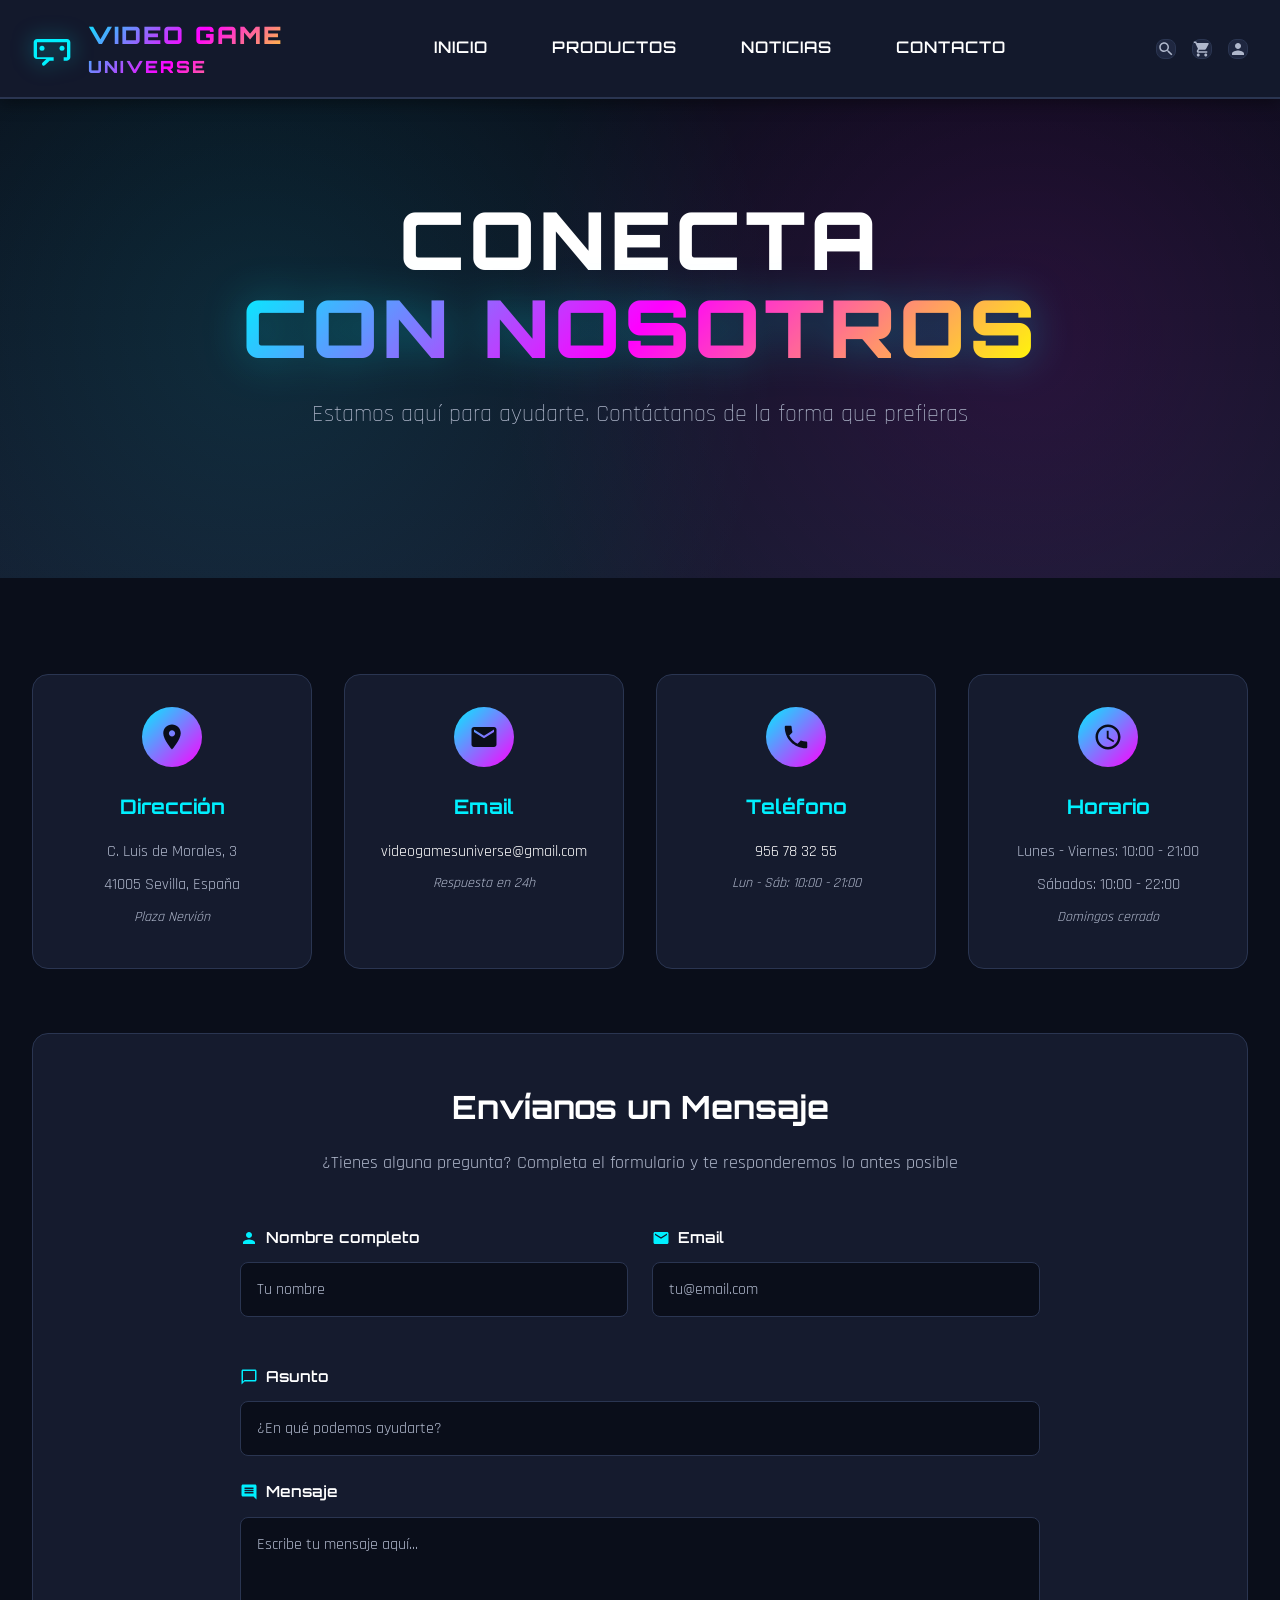
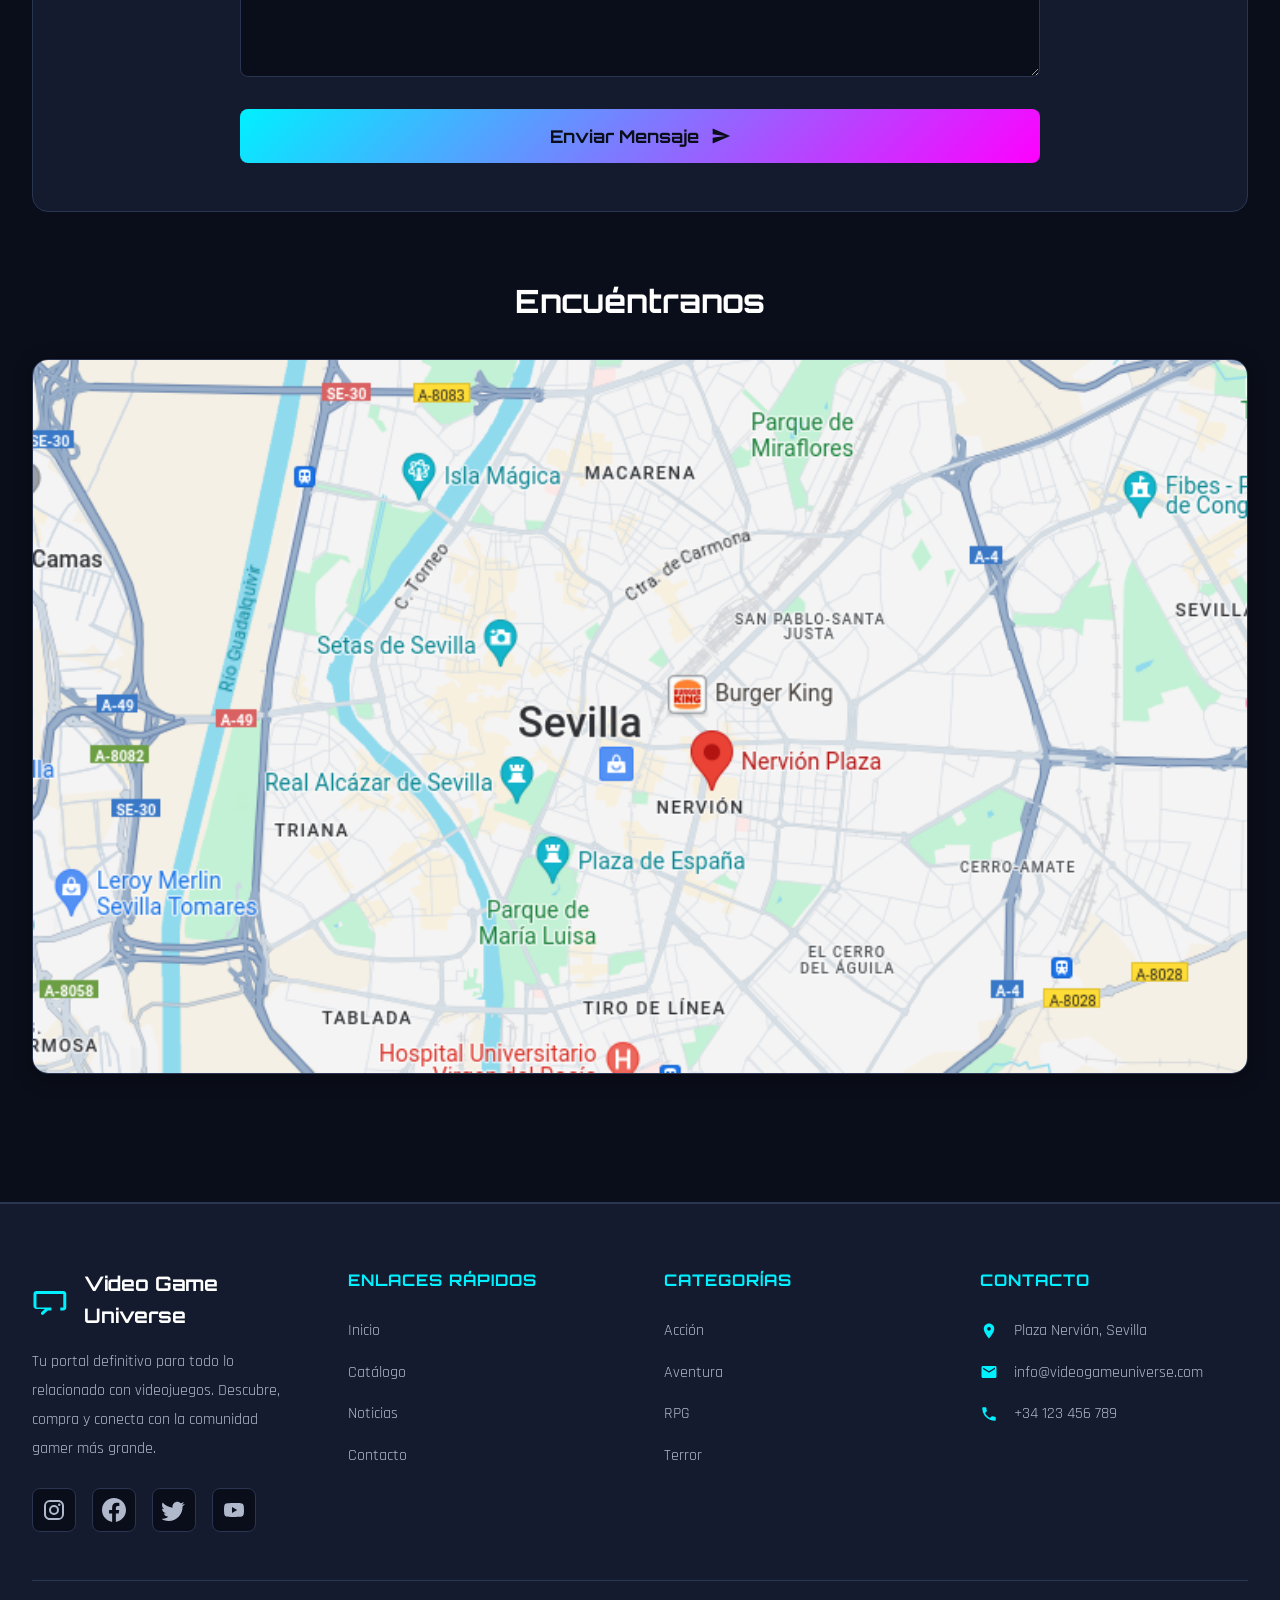
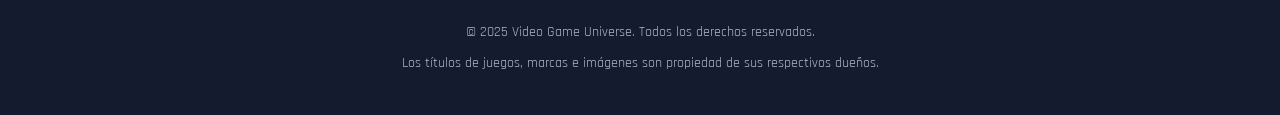
<file: views/contacto.html>
<!DOCTYPE html>
<html lang="es">
<head>
    <meta charset="UTF-8">
    <meta name="viewport" content="width=device-width, initial-scale=1.0">
    <meta name="description" content="Contacta con Video Game Universe. Encuentra nuestra ubicación, teléfono, email y horarios. Visítanos en Plaza Nervión, Sevilla.">
    <title>Contacto y Ubicación | Video Game Universe</title>
    <link rel="icon" href="../favicon.ico" type="image/x-icon">
    
    <!-- Google Fonts - Orbitron & Rajdhani -->
    <link rel="preconnect" href="https://fonts.googleapis.com">
    <link rel="preconnect" href="https://fonts.gstatic.com" crossorigin>
    <link href="https://fonts.googleapis.com/css2?family=Orbitron:wght@400;500;600;700;800;900&family=Rajdhani:wght@300;400;500;600;700&display=swap" rel="stylesheet">
    
    <!-- Font Awesome -->
    <link rel="stylesheet" href="https://cdnjs.cloudflare.com/ajax/libs/font-awesome/6.6.0/css/all.min.css">
    
    <!-- Styles -->
    <link rel="stylesheet" href="../css/styles.css">
    <link rel="stylesheet" href="../css/contacto.css">
</head>
<body>
    <!-- HEADER CON NAVEGACIÓN STICKY -->
    <header class="main-header">
        <div class="header-container">
            <!-- Logo -->
            <div class="logo-container">
                <svg class="logo-icon" viewBox="0 0 24 24" fill="currentColor">
                    <path d="M21,6H3C1.9,6,1,6.9,1,8v8c0,1.1,0.9,2,2,2h5.59l-2.3,2.29c-0.39,0.39-0.39,1.02,0,1.41C6.49,21.9,6.74,22,7,22s0.51-0.1,0.71-0.29L10.59,19H13v-2H3V8h18v9h-2v2h2c1.1,0,2-0.9,2-2V8C23,6.9,22.1,6,21,6z"/>
                    <circle cx="6" cy="11.5" r="1.5"/>
                    <circle cx="18" cy="11.5" r="1.5"/>
                </svg>
                <div>
                    <h1 class="logo-text">
                        Video Game <span class="logo-highlight">Universe</span>
                    </h1>
                </div>
            </div>

            <!-- Navegación -->
            <nav class="main-nav">
                <ul class="nav-list">
                    <li><a href="../index.html" class="nav-link">Inicio</a></li>
                    <li><a href="./productos.html" class="nav-link">Productos</a></li>
                    <li><a href="./noticias.html" class="nav-link">Noticias</a></li>
                    <li><a href="./contacto.html" class="nav-link">Contacto</a></li>
                </ul>
            </nav>

            <!-- Acciones del header -->
            <div class="header-actions">
                <button class="btn-icon" aria-label="Buscar">
                    <svg viewBox="0 0 24 24" fill="currentColor">
                        <path d="M15.5 14h-.79l-.28-.27C15.41 12.59 16 11.11 16 9.5 16 5.91 13.09 3 9.5 3S3 5.91 3 9.5 5.91 16 9.5 16c1.61 0 3.09-.59 4.23-1.57l.27.28v.79l5 4.99L20.49 19l-4.99-5zm-6 0C7.01 14 5 11.99 5 9.5S7.01 5 9.5 5 14 7.01 14 9.5 11.99 14 9.5 14z"/>
                    </svg>
                </button>
                <a href="carrito.html" class="btn-icon" aria-label="Carrito de compras">
                    <svg viewBox="0 0 24 24" fill="currentColor">
                        <path d="M7 18c-1.1 0-1.99.9-1.99 2S5.9 22 7 22s2-.9 2-2-.9-2-2-2zM1 2v2h2l3.6 7.59-1.35 2.45c-.16.28-.25.61-.25.96 0 1.1.9 2 2 2h12v-2H7.42c-.14 0-.25-.11-.25-.25l.03-.12.9-1.63h7.45c.75 0 1.41-.41 1.75-1.03l3.58-6.49c.08-.14.12-.31.12-.48 0-.55-.45-1-1-1H5.21l-.94-2H1zm16 16c-1.1 0-1.99.9-1.99 2s.89 2 1.99 2 2-.9 2-2-.9-2-2-2z"/>
                    </svg>
                    <span class="cart-counter">0</span>
                </a>
                <button class="btn-icon" aria-label="Cuenta de usuario">
                    <svg viewBox="0 0 24 24" fill="currentColor">
                        <path d="M12 12c2.21 0 4-1.79 4-4s-1.79-4-4-4-4 1.79-4 4 1.79 4 4 4zm0 2c-2.67 0-8 1.34-8 4v2h16v-2c0-2.66-5.33-4-8-4z"/>
                    </svg>
                </button>
            </div>
        </div>
    </header>

    <!-- HERO SECTION CONTACTO -->
    <section class="hero-section hero-contact">
        <div class="hero-background"></div>
        <div class="hero-content">
            <h2 class="hero-title">
                Conecta
                <span class="hero-highlight">Con Nosotros</span>
            </h2>
            <p class="hero-subtitle">Estamos aquí para ayudarte. Contáctanos de la forma que prefieras</p>
        </div>
    </section>

    <!-- MAIN CONTENT -->
    <main>
        <section class="contact-section">
            <div class="container">
                <!-- Contact Info Cards -->
                <div class="contact-cards">
                    <div class="contact-card">
                        <div class="card-icon">
                            <svg viewBox="0 0 24 24" fill="currentColor">
                                <path d="M12 2C8.13 2 5 5.13 5 9c0 5.25 7 13 7 13s7-7.75 7-13c0-3.87-3.13-7-7-7zm0 9.5c-1.38 0-2.5-1.12-2.5-2.5s1.12-2.5 2.5-2.5 2.5 1.12 2.5 2.5-1.12 2.5-2.5 2.5z"/>
                            </svg>
                        </div>
                        <h3>Dirección</h3>
                        <p>C. Luis de Morales, 3</p>
                        <p>41005 Sevilla, España</p>
                        <p class="card-subtitle">Plaza Nervión</p>
                    </div>

                    <div class="contact-card">
                        <div class="card-icon">
                            <svg viewBox="0 0 24 24" fill="currentColor">
                                <path d="M20 4H4c-1.1 0-2 .9-2 2v12c0 1.1.9 2 2 2h16c1.1 0 2-.9 2-2V6c0-1.1-.9-2-2-2zm0 4l-8 5-8-5V6l8 5 8-5v2z"/>
                            </svg>
                        </div>
                        <h3>Email</h3>
                        <a href="mailto:videogamesuniverse@gmail.com">videogamesuniverse@gmail.com</a>
                        <p class="card-subtitle">Respuesta en 24h</p>
                    </div>

                    <div class="contact-card">
                        <div class="card-icon">
                            <svg viewBox="0 0 24 24" fill="currentColor">
                                <path d="M6.62 10.79c1.44 2.83 3.76 5.14 6.59 6.59l2.2-2.2c.27-.27.67-.36 1.02-.24 1.12.37 2.33.57 3.57.57.55 0 1 .45 1 1V20c0 .55-.45 1-1 1-9.39 0-17-7.61-17-17 0-.55.45-1 1-1h3.5c.55 0 1 .45 1 1 0 1.25.2 2.45.57 3.57.11.35.03.74-.25 1.02l-2.2 2.2z"/>
                            </svg>
                        </div>
                        <h3>Teléfono</h3>
                        <a href="tel:+34956783255">956 78 32 55</a>
                        <p class="card-subtitle">Lun - Sáb: 10:00 - 21:00</p>
                    </div>

                    <div class="contact-card">
                        <div class="card-icon">
                            <svg viewBox="0 0 24 24" fill="currentColor">
                                <path d="M11.99 2C6.47 2 2 6.48 2 12s4.47 10 9.99 10C17.52 22 22 17.52 22 12S17.52 2 11.99 2zM12 20c-4.42 0-8-3.58-8-8s3.58-8 8-8 8 3.58 8 8-3.58 8-8 8zm.5-13H11v6l5.25 3.15.75-1.23-4.5-2.67z"/>
                            </svg>
                        </div>
                        <h3>Horario</h3>
                        <p>Lunes - Viernes: 10:00 - 21:00</p>
                        <p>Sábados: 10:00 - 22:00</p>
                        <p class="card-subtitle">Domingos cerrado</p>
                    </div>
                </div>

                <!-- Contact Form -->
                <div class="contact-form-section">
                    <div class="form-header">
                        <h2>Envíanos un Mensaje</h2>
                        <p>¿Tienes alguna pregunta? Completa el formulario y te responderemos lo antes posible</p>
                    </div>

                    <form class="contact-form" id="contactForm">
                        <div class="form-row">
                            <div class="form-group">
                                <label for="name">
                                    <svg viewBox="0 0 24 24" fill="currentColor">
                                        <path d="M12 12c2.21 0 4-1.79 4-4s-1.79-4-4-4-4 1.79-4 4 1.79 4 4 4zm0 2c-2.67 0-8 1.34-8 4v2h16v-2c0-2.66-5.33-4-8-4z"/>
                                    </svg>
                                    Nombre completo
                                </label>
                                <input type="text" id="name" name="name" required placeholder="Tu nombre">
                            </div>

                            <div class="form-group">
                                <label for="email">
                                    <svg viewBox="0 0 24 24" fill="currentColor">
                                        <path d="M20 4H4c-1.1 0-2 .9-2 2v12c0 1.1.9 2 2 2h16c1.1 0 2-.9 2-2V6c0-1.1-.9-2-2-2zm0 4l-8 5-8-5V6l8 5 8-5v2z"/>
                                    </svg>
                                    Email
                                </label>
                                <input type="email" id="email" name="email" required placeholder="tu@email.com">
                            </div>
                        </div>

                        <div class="form-group">
                            <label for="subject">
                                <svg viewBox="0 0 24 24" fill="currentColor">
                                    <path d="M20 2H4c-1.1 0-2 .9-2 2v18l4-4h14c1.1 0 2-.9 2-2V4c0-1.1-.9-2-2-2zm0 14H6l-2 2V4h16v12z"/>
                                </svg>
                                Asunto
                            </label>
                            <input type="text" id="subject" name="subject" required placeholder="¿En qué podemos ayudarte?">
                        </div>

                        <div class="form-group">
                            <label for="message">
                                <svg viewBox="0 0 24 24" fill="currentColor">
                                    <path d="M20 2H4c-1.1 0-2 .9-2 2v12c0 1.1.9 2 2 2h14l4 4V4c0-1.1-.9-2-2-2zm-2 12H6v-2h12v2zm0-3H6V9h12v2zm0-3H6V6h12v2z"/>
                                </svg>
                                Mensaje
                            </label>
                            <textarea id="message" name="message" rows="6" required placeholder="Escribe tu mensaje aquí..."></textarea>
                        </div>

                        <button type="submit" class="submit-btn">
                            <span>Enviar Mensaje</span>
                            <svg viewBox="0 0 24 24" fill="currentColor">
                                <path d="M2.01 21L23 12 2.01 3 2 10l15 2-15 2z"/>
                            </svg>
                        </button>

                        <div class="form-message" id="formMessage"></div>
                    </form>
                </div>

                <!-- Map Section -->
                <div class="map-section">
                    <h2>Encuéntranos</h2>
                    <div class="map-container">
                        <img src="../assets/images/ubicación.png" alt="Mapa de ubicación de Video Game Universe en Sevilla" loading="lazy">
                    </div>
                </div>
            </div>
        </section>
    </main>

    <!-- FOOTER -->
    <footer class="main-footer">
        <div class="container">
            <div class="footer-grid">
                <!-- Columna 1: About -->
                <div class="footer-column">
                    <div class="footer-logo">
                        <svg class="footer-logo-icon" viewBox="0 0 24 24" fill="currentColor">
                            <path d="M21,6H3C1.9,6,1,6.9,1,8v8c0,1.1,0.9,2,2,2h5.59l-2.3,2.29c-0.39,0.39-0.39,1.02,0,1.41C6.49,21.9,6.74,22,7,22s0.51-0.1,0.71-0.29L10.59,19H13v-2H3V8h18v9h-2v2h2c1.1,0,2-0.9,2-2V8C23,6.9,22.1,6,21,6z"/>
                        </svg>
                        <h3>Video Game Universe</h3>
                    </div>
                    <p class="footer-description">Tu portal definitivo para todo lo relacionado con videojuegos. Descubre, compra y conecta con la comunidad gamer más grande.</p>
                    <div class="footer-social">
                        <a href="https://www.instagram.com" class="social-link" aria-label="Instagram" target="_blank">
                            <svg viewBox="0 0 24 24" fill="currentColor">
                                <path d="M7.8 2h8.4C19.4 2 22 4.6 22 7.8v8.4a5.8 5.8 0 0 1-5.8 5.8H7.8C4.6 22 2 19.4 2 16.2V7.8A5.8 5.8 0 0 1 7.8 2m-.2 2A3.6 3.6 0 0 0 4 7.6v8.8C4 18.39 5.61 20 7.6 20h8.8a3.6 3.6 0 0 0 3.6-3.6V7.6C20 5.61 18.39 4 16.4 4H7.6m9.65 1.5a1.25 1.25 0 0 1 1.25 1.25A1.25 1.25 0 0 1 17.25 8 1.25 1.25 0 0 1 16 6.75a1.25 1.25 0 0 1 1.25-1.25M12 7a5 5 0 0 1 5 5 5 5 0 0 1-5 5 5 5 0 0 1-5-5 5 5 0 0 1 5-5m0 2a3 3 0 0 0-3 3 3 3 0 0 0 3 3 3 3 0 0 0 3-3 3 3 0 0 0-3-3z"/>
                            </svg>
                        </a>
                        <a href="https://www.facebook.com" class="social-link" aria-label="Facebook" target="_blank">
                            <svg viewBox="0 0 24 24" fill="currentColor">
                                <path d="M24 12.073c0-6.627-5.373-12-12-12s-12 5.373-12 12c0 5.99 4.388 10.954 10.125 11.854v-8.385H7.078v-3.47h3.047V9.43c0-3.007 1.792-4.669 4.533-4.669 1.312 0 2.686.235 2.686.235v2.953H15.83c-1.491 0-1.956.925-1.956 1.874v2.25h3.328l-.532 3.47h-2.796v8.385C19.612 23.027 24 18.062 24 12.073z"/>
                            </svg>
                        </a>
                        <a href="https://www.twitter.com" class="social-link" aria-label="Twitter" target="_blank">
                            <svg viewBox="0 0 24 24" fill="currentColor">
                                <path d="M22.46 6c-.85.38-1.75.64-2.7.76 1-.6 1.76-1.55 2.12-2.68-.93.55-1.95.95-3.04 1.17-.88-.94-2.13-1.53-3.51-1.53-2.66 0-4.82 2.16-4.82 4.82 0 .38.04.75.13 1.10-4-.2-7.57-2.12-9.95-5.04-.42.72-.66 1.55-.66 2.44 0 1.67.85 3.15 2.14 4.01-.79-.02-1.53-.24-2.18-.6v.06c0 2.34 1.66 4.29 3.87 4.73-.4.11-.83.17-1.27.17-.31 0-.62-.03-.92-.08.62 1.94 2.42 3.35 4.55 3.39-1.67 1.31-3.77 2.09-6.05 2.09-.39 0-.78-.02-1.17-.07 2.18 1.4 4.77 2.21 7.55 2.21 9.05 0 14-7.5 14-14 0-.21 0-.42-.02-.63.96-.70 1.8-1.56 2.46-2.55z"/>
                            </svg>
                        </a>
                        <a href="https://www.youtube.com" class="social-link" aria-label="YouTube" target="_blank">
                            <svg viewBox="0 0 24 24" fill="currentColor">
                                <path d="M10 15l5.19-3L10 9v6m11.56-7.83c.13.47.22 1.10.28 1.9.07.8.10 1.49.10 2.09L22 12c0 2.19-.16 3.8-.44 4.83-.25.9-.83 1.48-1.73 1.73-.47.13-1.33.22-2.65.28-1.3.07-2.49.10-3.59.10L12 19c-4.19 0-6.8-.16-7.83-.44-.9-.25-1.48-.83-1.73-1.73-.13-.47-.22-1.10-.28-1.9-.07-.8-.10-1.49-.10-2.09L2 12c0-2.19.16-3.8.44-4.83.25-.9.83-1.48 1.73-1.73.47-.13 1.33-.22 2.65-.28 1.3-.07 2.49-.10 3.59-.10L12 5c4.19 0 6.8.16 7.83.44.9.25 1.48.83 1.73 1.73z"/>
                            </svg>
                        </a>
                    </div>
                </div>

                <!-- Columna 2: Links -->
                <div class="footer-column">
                    <h4>Enlaces Rápidos</h4>
                    <ul class="footer-links">
                        <li><a href="../index.html">Inicio</a></li>
                        <li><a href="./productos.html">Catálogo</a></li>
                        <li><a href="./noticias.html">Noticias</a></li>
                        <li><a href="./contacto.html">Contacto</a></li>
                    </ul>
                </div>

                <!-- Columna 3: Categorías -->
                <div class="footer-column">
                    <h4>Categorías</h4>
                    <ul class="footer-links">
                        <li><a href="./productos.html">Acción</a></li>
                        <li><a href="./productos.html">Aventura</a></li>
                        <li><a href="./productos.html">RPG</a></li>
                        <li><a href="./productos.html">Terror</a></li>
                    </ul>
                </div>

                <!-- Columna 4: Contacto -->
                <div class="footer-column">
                    <h4>Contacto</h4>
                    <ul class="footer-contact">
                        <li>
                            <svg viewBox="0 0 24 24" fill="currentColor">
                                <path d="M12 2C8.13 2 5 5.13 5 9c0 5.25 7 13 7 13s7-7.75 7-13c0-3.87-3.13-7-7-7zm0 9.5c-1.38 0-2.5-1.12-2.5-2.5s1.12-2.5 2.5-2.5 2.5 1.12 2.5 2.5-1.12 2.5-2.5 2.5z"/>
                            </svg>
                            Plaza Nervión, Sevilla
                        </li>
                        <li>
                            <svg viewBox="0 0 24 24" fill="currentColor">
                                <path d="M20 4H4c-1.1 0-1.99.9-1.99 2L2 18c0 1.1.9 2 2 2h16c1.1 0 2-.9 2-2V6c0-1.1-.9-2-2-2zm0 4l-8 5-8-5V6l8 5 8-5v2z"/>
                            </svg>
                            info@videogameuniverse.com
                        </li>
                        <li>
                            <svg viewBox="0 0 24 24" fill="currentColor">
                                <path d="M6.62 10.79c1.44 2.83 3.76 5.14 6.59 6.59l2.2-2.2c.27-.27.67-.36 1.02-.24 1.12.37 2.33.57 3.57.57.55 0 1 .45 1 1V20c0 .55-.45 1-1 1-9.39 0-17-7.61-17-17 0-.55.45-1 1-1h3.5c.55 0 1 .45 1 1 0 1.25.2 2.45.57 3.57.11.35.03.74-.25 1.02l-2.2 2.2z"/>
                            </svg>
                            +34 123 456 789
                        </li>
                    </ul>
                </div>
            </div>

            <div class="footer-bottom">
                <p class="footer-copyright">&copy; 2025 Video Game Universe. Todos los derechos reservados.</p>
                <p class="footer-disclaimer">Los títulos de juegos, marcas e imágenes son propiedad de sus respectivos dueños.</p>
            </div>
        </div>
    </footer>

    <!-- Scroll to Top Button -->
    <button class="scroll-to-top" aria-label="Volver arriba">
        <svg viewBox="0 0 24 24" fill="currentColor">
            <path d="M7.41 15.41L12 10.83l4.59 4.58L18 14l-6-6-6 6z"/>
        </svg>
    </button>

    <!-- Scripts: carrito.js primero para CartManager global -->
    <script src="../js/carrito.js"></script>
    <script src="../js/contacto.js"></script>
</body>
</html>
</file>
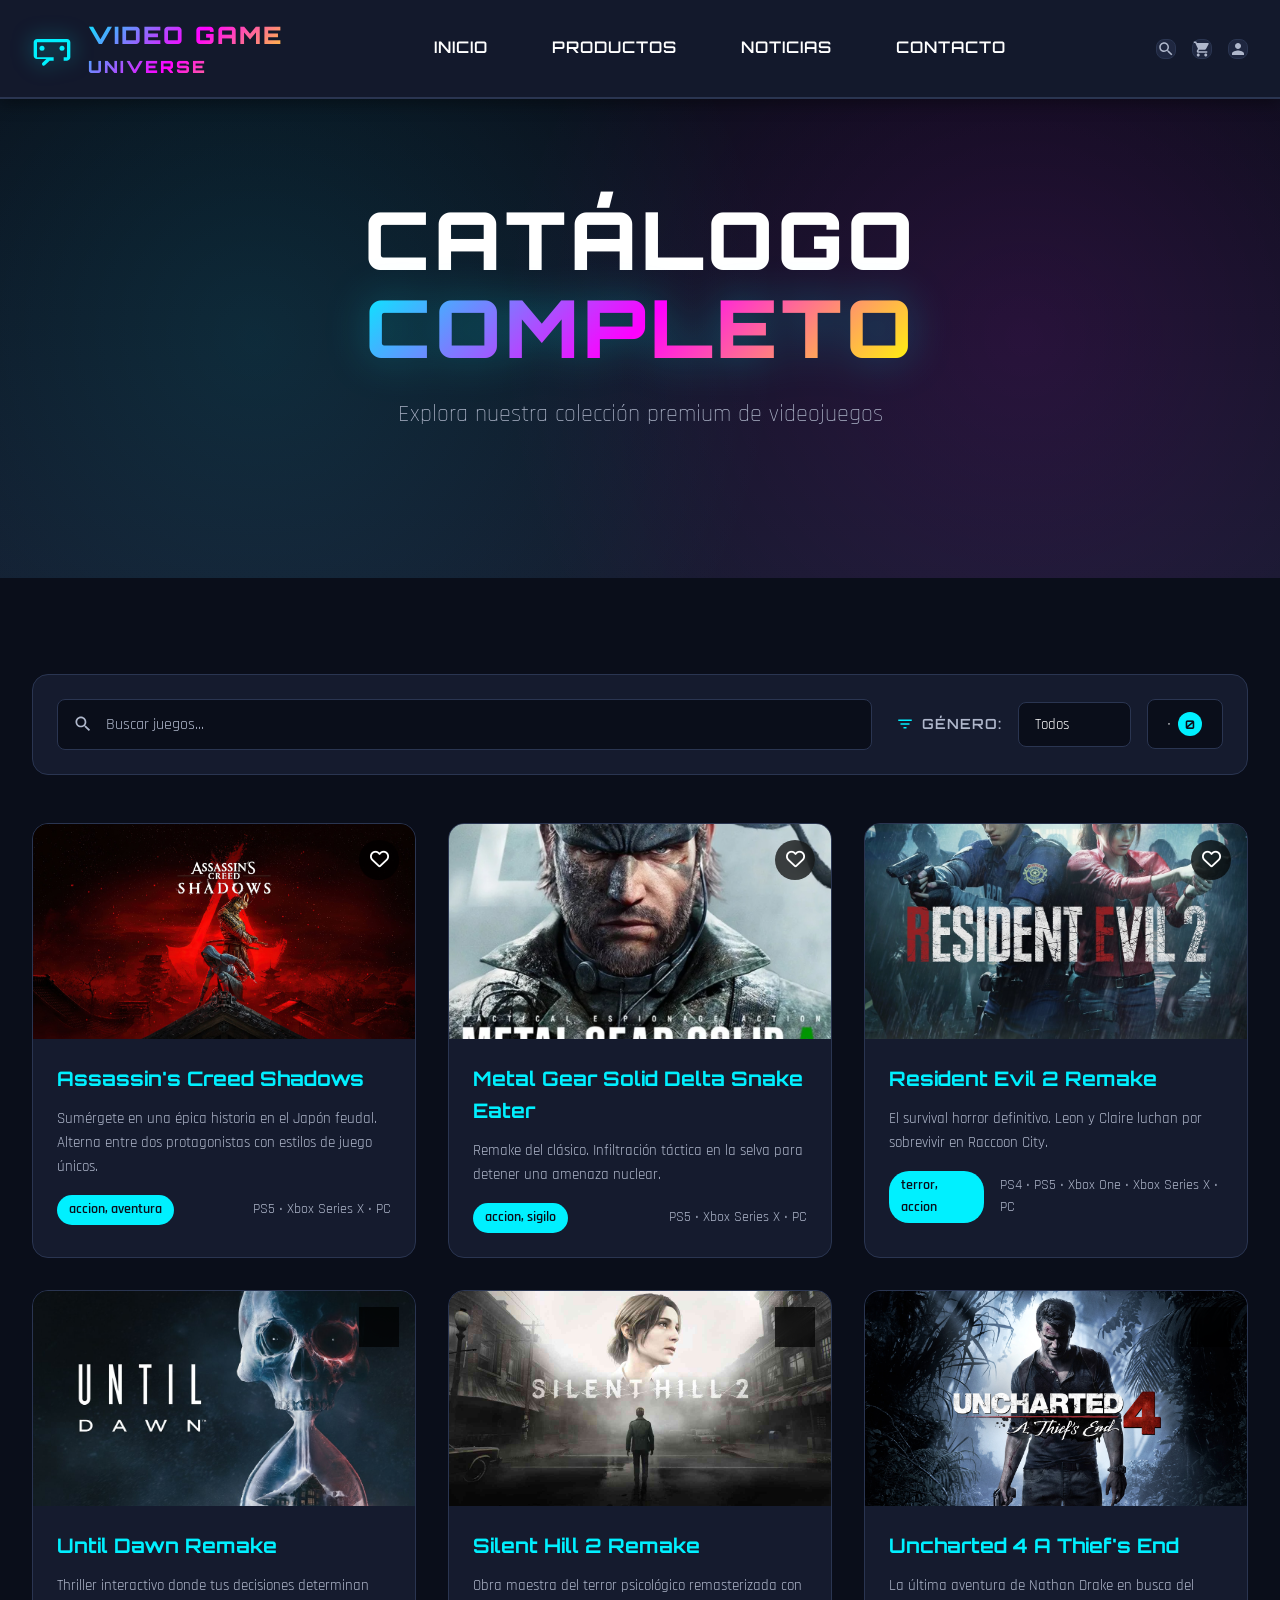
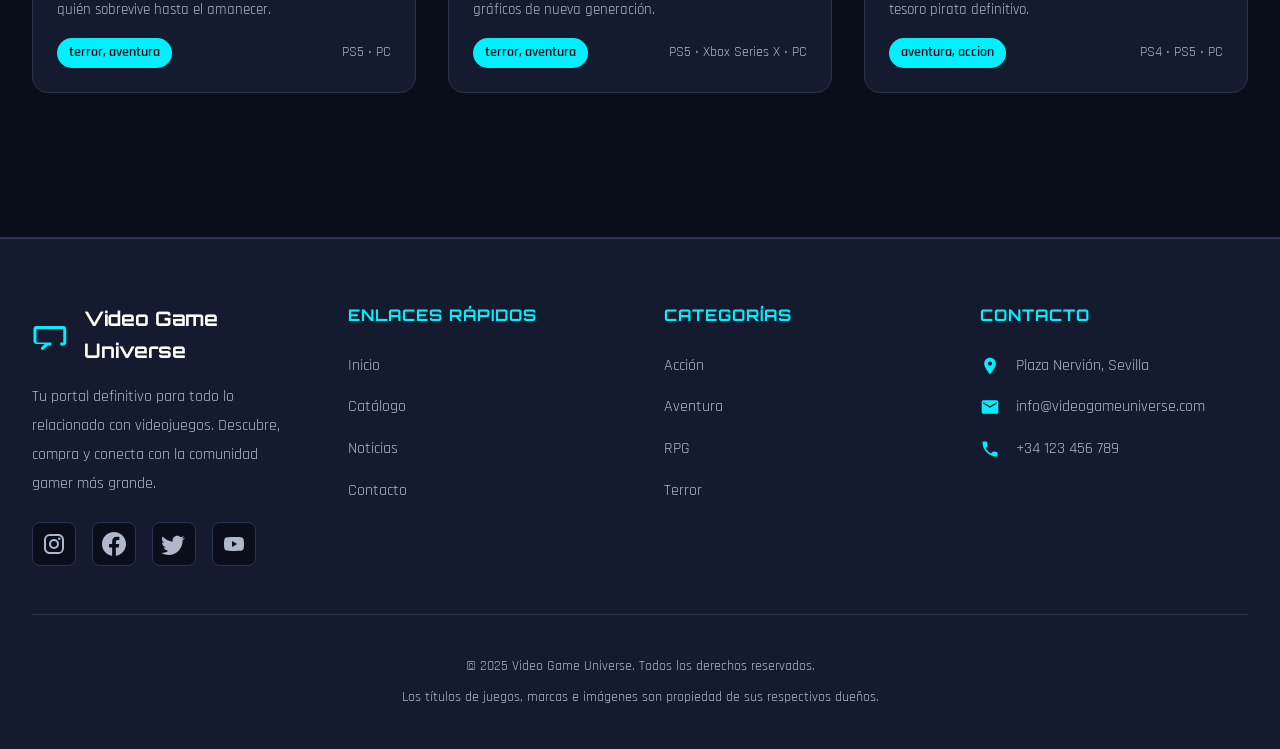
<file: views/productos.html>
<!DOCTYPE html>
<html lang="es">
<head>
    <meta charset="UTF-8">
    <meta name="viewport" content="width=device-width, initial-scale=1.0">
    <meta name="description" content="Catálogo completo de videojuegos en Video Game Universe. Encuentra los mejores juegos con galerías de imágenes y precios actualizados.">
    <title>Productos - Catálogo de Videojuegos | Video Game Universe</title>
    <link rel="icon" href="../favicon.ico" type="image/x-icon">
    
    <!-- Google Fonts - Orbitron & Rajdhani -->
    <link rel="preconnect" href="https://fonts.googleapis.com">
    <link rel="preconnect" href="https://fonts.gstatic.com" crossorigin>
    <link href="https://fonts.googleapis.com/css2?family=Orbitron:wght@400;500;600;700;800;900&family=Rajdhani:wght@300;400;500;600;700&display=swap" rel="stylesheet">
    
    <!-- Font Awesome -->
    <link rel="stylesheet" href="https://cdnjs.cloudflare.com/ajax/libs/font-awesome/6.6.0/css/all.min.css">
    
    <!-- Estilos principales -->
    <link rel="stylesheet" href="../css/styles.css">
    <link rel="stylesheet" href="../css/productos.css">
</head>
<body>
    <!-- HEADER CON NAVEGACIÓN STICKY -->
    <header class="main-header">
        <div class="header-container">
            <!-- Logo -->
            <div class="logo-container">
                <svg class="logo-icon" viewBox="0 0 24 24" fill="currentColor">
                    <path d="M21,6H3C1.9,6,1,6.9,1,8v8c0,1.1,0.9,2,2,2h5.59l-2.3,2.29c-0.39,0.39-0.39,1.02,0,1.41C6.49,21.9,6.74,22,7,22s0.51-0.1,0.71-0.29L10.59,19H13v-2H3V8h18v9h-2v2h2c1.1,0,2-0.9,2-2V8C23,6.9,22.1,6,21,6z"/>
                    <circle cx="6" cy="11.5" r="1.5"/>
                    <circle cx="18" cy="11.5" r="1.5"/>
                </svg>
                <div>
                    <h1 class="logo-text">
                        Video Game <span class="logo-highlight">Universe</span>
                    </h1>
                </div>
            </div>

            <!-- Navegación -->
            <nav class="main-nav">
                <ul class="nav-list">
                    <li><a href="../index.html" class="nav-link">Inicio</a></li>
                    <li><a href="./productos.html" class="nav-link">Productos</a></li>
                    <li><a href="./noticias.html" class="nav-link">Noticias</a></li>
                    <li><a href="./contacto.html" class="nav-link">Contacto</a></li>
                </ul>
            </nav>

            <!-- Acciones del header -->
            <div class="header-actions">
                <button class="btn-icon" aria-label="Buscar">
                    <svg viewBox="0 0 24 24" fill="currentColor">
                        <path d="M15.5 14h-.79l-.28-.27C15.41 12.59 16 11.11 16 9.5 16 5.91 13.09 3 9.5 3S3 5.91 3 9.5 5.91 16 9.5 16c1.61 0 3.09-.59 4.23-1.57l.27.28v.79l5 4.99L20.49 19l-4.99-5zm-6 0C7.01 14 5 11.99 5 9.5S7.01 5 9.5 5 14 7.01 14 9.5 11.99 14 9.5 14z"/>
                    </svg>
                </button>
                <a href="carrito.html" class="btn-icon" aria-label="Carrito de compras">
                    <svg viewBox="0 0 24 24" fill="currentColor">
                        <path d="M7 18c-1.1 0-1.99.9-1.99 2S5.9 22 7 22s2-.9 2-2-.9-2-2-2zM1 2v2h2l3.6 7.59-1.35 2.45c-.16.28-.25.61-.25.96 0 1.1.9 2 2 2h12v-2H7.42c-.14 0-.25-.11-.25-.25l.03-.12.9-1.63h7.45c.75 0 1.41-.41 1.75-1.03l3.58-6.49c.08-.14.12-.31.12-.48 0-.55-.45-1-1-1H5.21l-.94-2H1zm16 16c-1.1 0-1.99.9-1.99 2s.89 2 1.99 2 2-.9 2-2-.9-2-2-2z"/>
                    </svg>
                    <span class="cart-counter">0</span>
                </a>
                <button class="btn-icon" aria-label="Cuenta de usuario">
                    <svg viewBox="0 0 24 24" fill="currentColor">
                        <path d="M12 12c2.21 0 4-1.79 4-4s-1.79-4-4-4-4 1.79-4 4 1.79 4 4 4zm0 2c-2.67 0-8 1.34-8 4v2h16v-2c0-2.66-5.33-4-8-4z"/>
                    </svg>
                </button>
            </div>
        </div>
    </header>

    <!-- HERO SECTION PRODUCTOS -->
    <section class="hero-section hero-products">
        <div class="hero-background"></div>
        <div class="hero-content">
            <h2 class="hero-title">
                Catálogo
                <span class="hero-highlight">Completo</span>
            </h2>
            <p class="hero-subtitle">Explora nuestra colección premium de videojuegos</p>
        </div>
    </section>

    <!-- PRODUCTS SECTION -->
    <section class="products-section">
        <div class="container">
            <!-- Barra de búsqueda y filtros -->
            <div class="search-filter-bar">
                <div class="search-box">
                    <svg class="search-icon" viewBox="0 0 24 24" fill="currentColor">
                        <path d="M15.5 14h-.79l-.28-.27C15.41 12.59 16 11.11 16 9.5 16 5.91 13.09 3 9.5 3S3 5.91 3 9.5 5.91 16 9.5 16c1.61 0 3.09-.59 4.23-1.57l.27.28v.79l5 4.99L20.49 19l-4.99-5zm-6 0C7.01 14 5 11.99 5 9.5S7.01 5 9.5 5 14 7.01 14 9.5 11.99 14 9.5 14z"/>
                    </svg>
                    <input type="text" id="searchInput" placeholder="Buscar juegos..." aria-label="Buscar videojuegos">
                    <button type="button" id="clearSearch" class="clear-btn" aria-label="Limpiar búsqueda">
                        <svg viewBox="0 0 24 24" fill="currentColor">
                            <path d="M19 6.41L17.59 5 12 10.59 6.41 5 5 6.41 10.59 12 5 17.59 6.41 19 12 13.41 17.59 19 19 17.59 13.41 12z"/>
                        </svg>
                    </button>
                </div>
                
                <div class="filter-group">
                    <label for="genreFilter" class="filter-label">
                        <svg class="icon" viewBox="0 0 24 24" fill="currentColor">
                            <path d="M10 18h4v-2h-4v2zM3 6v2h18V6H3zm3 7h12v-2H6v2z"/>
                        </svg>
                        Género:
                    </label>
                    <select id="genreFilter" class="filter-select">
                        <option value="all">Todos</option>
                        <option value="accion">Acción</option>
                        <option value="aventura">Aventura</option>
                        <option value="terror">Terror</option>
                        <option value="rpg">RPG</option>
                    </select>
                    
                    <button type="button" id="showFavorites" class="favorites-btn" aria-label="Ver favoritos">
                        <svg viewBox="0 0 24 24" fill="currentColor">
                            <path d="M12 21.35l-1.45-1.32C5.4 15.36 2 12.28 2 8.5 2 5.42 4.42 3 7.5 3c1.74 0 3.41.81 4.5 2.09C13.09 3.81 14.76 3 16.5 3 19.58 3 22 5.42 22 8.5c0 3.78-3.4 6.86-8.55 11.54L12 21.35z"/>
                        </svg>
                        <span class="favorites-count">0</span>
                    </button>
                </div>
            </div>

            <!-- Mensaje de resultados -->
            <div class="search-results-info" id="searchInfo" role="status" aria-live="polite"></div>

                <div class="products-grid">
                    
                    <article class="product-card" data-genre="accion,aventura" data-name="assassins creed shadows" data-price="79.99">
                        <h2>Assassin's Creed Shadows <span class="price">79,99€</span></h2>
                        <div class="product-gallery">
                            <img src="../assets/images/Assassins-Creed-Shadows.jpg" alt="Portada de Assassin's Creed Shadows" loading="lazy">
                            <img src="../assets/images/assassins-creed-shadows-duo.jpg" alt="Escena de sigilo en el castillo" loading="lazy">
                            <img src="../assets/images/Assassins-Creed-Shadows-scaled.jpg" alt="Escena de escalada con vistas al castillo" loading="lazy">
                            <img src="../assets/images/assassins-creed-shadows-atack.jpg" alt="Escena de pelea" loading="lazy">
                            <img src="../assets/images/assassins-creed-shadows-shadow.jpg" alt="Escena de entre las sombras" loading="lazy">
                            <img src="../assets/images/assassins-creed-sahdows-landscape.jpg" alt="Escena de vista panorámica" loading="lazy">
                        </div>
                    </article>

                    <article class="product-card" data-genre="accion,aventura" data-name="metal gear solid delta" data-price="79.99">
                        <h2>Metal Gear Solid Delta <span class="price">79,99€</span></h2>
                        <div class="product-gallery">
                            <img src="../assets/images/metal-gear-solid-delta-art.jpg" alt="Portada de Metal Gear Solid Delta" loading="lazy">
                            <img src="../assets/images/metal-gear-solid-delta-snake.jpg" alt="Escena de Snake" loading="lazy">
                            <img src="../assets/images/metal-gear-solid-delta-forest.jpg" alt="Escena de bosque" loading="lazy">
                            <img src="../assets/images/metal-gear-solid-delta-graphic.jpg" alt="Escena de iluminación" loading="lazy">
                            <img src="../assets/images/metal-gear-solid-delta-croc.jpg" alt="Escena del cocodrilo" loading="lazy">
                            <img src="../assets/images/metal-gear-solid-delta-bridge.jpg" alt="Escena del puente" loading="lazy">
                        </div>
                    </article>

                    <article class="product-card" data-genre="terror,accion" data-name="resident evil 2 remake" data-price="19.99">
                        <h2>Resident Evil 2 Remake <span class="price">19,99€</span></h2>
                        <div class="product-gallery">
                            <img src="../assets/images/resident-evil-2-remake-art.jpg" alt="Portada de Resident Evil 2 Remake" loading="lazy">
                            <img src="../assets/images/resident-evil-2-remake-rain.jpg" alt="Escena de lluvia con Leon y Claire" loading="lazy">
                            <img src="../assets/images/resident-evil-2-remake-commissioner.jpg" alt="Escena de la comisaría" loading="lazy">
                            <img src="../assets/images/resident-evil-2-remake-rpd.jpg" alt="Escena de la RPD" loading="lazy">
                            <img src="../assets/images/resident-evil-2-remake-claire.jpg" alt="Escena de Claire" loading="lazy">
                            <img src="../assets/images/resident-evil-2-remake-npc.jpg" alt="Escena de un perosnaje secundario" loading="lazy">
                        </div>
                    </article>

                    <article class="product-card" data-genre="terror" data-name="until dawn" data-price="79.99">
                        <h2>Until Dawn <span class="price">79,99€</span></h2>
                        <div class="product-gallery">
                            <img src="../assets/images/until-dawn-remake.jpg" alt="Portada de Until Dawn" loading="lazy">
                            <img src="../assets/images/until-dawn-remake-joke.jpg" alt="Escena de broma a Hannah" loading="lazy">
                            <img src="../assets/images/until-dawn-remake-mike.jpg" alt="Escena de Mike en el psiquiátrico" loading="lazy">
                            <img src="../assets/images/until-dawn-remake-snow.jpg" alt="Escena de nieve en las montañas" loading="lazy">
                            <img src="../assets/images/until-dawn-remake-basement.jpg" alt="Escena en el sótano" loading="lazy">
                            <img src="../assets/images/until-dawn-remake-fire.jpg" alt="Escena del incendio" loading="lazy">
                        </div>
                    </article>

                    <article class="product-card" data-genre="terror" data-name="silent hill 2" data-price="79.99">
                        <h2>Silent Hill 2 <span class="price">79,99€</span></h2>
                        <div class="product-gallery">
                            <img src="../assets/images/silent-hill-2-remake.jpg" alt="Portada de Silent Hill 2 Remake" loading="lazy">
                            <img src="../assets/images/silent-hill-2-fog.jpg" alt="Escena James en Silent Hill" loading="lazy">
                            <img src="../assets/images/silent-hill-2-remake-james.jpg" alt="Escena de la tienda" loading="lazy">
                            <img src="../assets/images/silent-hill-2-remake-monster.jpg" alt="Encuentro con criaturas" loading="lazy">
                            <img src="../assets/images/silent-hill-2-remake-pyramidhead.jpg" alt="Escena de pyramid head" loading="lazy">
                            <img src="../assets/images/silent-hill-2-remake-weapon.jpg" alt="Escena James enfrentandose a un monstruo" loading="lazy">
                        </div>
                    </article>

                    <article class="product-card" data-genre="aventura,accion" data-name="uncharted 4" data-price="79.99">
                        <h2>Uncharted 4 <span class="price">79,99€</span></h2>
                        <div class="product-gallery">
                            <img src="../assets/images/uncharted-4.jpg" alt="Portada de Uncharted 4" loading="lazy">
                            <img src="../assets/images/uncharted-4-action.jpg" alt="Nathan Drake en acción" loading="lazy">
                            <img src="../assets/images/uncharted-4-desert.jpg" alt="Aventura en ruinas antiguas" loading="lazy">
                            <img src="../assets/images/uncharted-4-brothers-adventure.jpeg" alt="Exploración de tesoros" loading="lazy">
                            <img src="../assets/images/uncharted-4-nate.jpg" alt="Escenas de parkour épico" loading="lazy">
                            <img src="../assets/images/uncharted-4-ocean.jpg" alt="Combate cinematográfico" loading="lazy">
                        </div>
                    </article>
                </div>
            </div>
        </section>
    </main>

    <!-- FOOTER -->
    <footer class="main-footer">
        <div class="container">
            <div class="footer-grid">
                <!-- Columna 1: About -->
                <div class="footer-column">
                    <div class="footer-logo">
                        <svg class="footer-logo-icon" viewBox="0 0 24 24" fill="currentColor">
                            <path d="M21,6H3C1.9,6,1,6.9,1,8v8c0,1.1,0.9,2,2,2h5.59l-2.3,2.29c-0.39,0.39-0.39,1.02,0,1.41C6.49,21.9,6.74,22,7,22s0.51-0.1,0.71-0.29L10.59,19H13v-2H3V8h18v9h-2v2h2c1.1,0,2-0.9,2-2V8C23,6.9,22.1,6,21,6z"/>
                        </svg>
                        <h3>Video Game Universe</h3>
                    </div>
                    <p class="footer-description">Tu portal definitivo para todo lo relacionado con videojuegos. Descubre, compra y conecta con la comunidad gamer más grande.</p>
                    <div class="footer-social">
                        <a href="https://www.instagram.com" class="social-link" aria-label="Instagram" target="_blank" rel="noopener">
                            <svg viewBox="0 0 24 24" fill="currentColor">
                                <path d="M7.8 2h8.4C19.4 2 22 4.6 22 7.8v8.4a5.8 5.8 0 0 1-5.8 5.8H7.8C4.6 22 2 19.4 2 16.2V7.8A5.8 5.8 0 0 1 7.8 2m-.2 2A3.6 3.6 0 0 0 4 7.6v8.8C4 18.39 5.61 20 7.6 20h8.8a3.6 3.6 0 0 0 3.6-3.6V7.6C20 5.61 18.39 4 16.4 4H7.6m9.65 1.5a1.25 1.25 0 0 1 1.25 1.25A1.25 1.25 0 0 1 17.25 8 1.25 1.25 0 0 1 16 6.75a1.25 1.25 0 0 1 1.25-1.25M12 7a5 5 0 0 1 5 5 5 5 0 0 1-5 5 5 5 0 0 1-5-5 5 5 0 0 1 5-5m0 2a3 3 0 0 0-3 3 3 3 0 0 0 3 3 3 3 0 0 0 3-3 3 3 0 0 0-3-3z"/>
                            </svg>
                        </a>
                        <a href="https://www.facebook.com" class="social-link" aria-label="Facebook" target="_blank" rel="noopener">
                            <svg viewBox="0 0 24 24" fill="currentColor">
                                <path d="M24 12.073c0-6.627-5.373-12-12-12s-12 5.373-12 12c0 5.99 4.388 10.954 10.125 11.854v-8.385H7.078v-3.47h3.047V9.43c0-3.007 1.792-4.669 4.533-4.669 1.312 0 2.686.235 2.686.235v2.953H15.83c-1.491 0-1.956.925-1.956 1.874v2.25h3.328l-.532 3.47h-2.796v8.385C19.612 23.027 24 18.062 24 12.073z"/>
                            </svg>
                        </a>
                        <a href="https://www.twitter.com" class="social-link" aria-label="Twitter" target="_blank" rel="noopener">
                            <svg viewBox="0 0 24 24" fill="currentColor">
                                <path d="M22.46 6c-.85.38-1.75.64-2.7.76 1-.6 1.76-1.55 2.12-2.68-.93.55-1.95.95-3.04 1.17-.88-.94-2.13-1.53-3.51-1.53-2.66 0-4.82 2.16-4.82 4.82 0 .38.04.75.13 1.1-4-.2-7.57-2.12-9.95-5.04-.42.72-.66 1.55-.66 2.44 0 1.67.85 3.15 2.14 4.01-.79-.02-1.53-.24-2.18-.6v.06c0 2.34 1.66 4.29 3.87 4.73-.4.11-.83.17-1.27.17-.31 0-.62-.03-.92-.08.62 1.94 2.42 3.35 4.55 3.39-1.67 1.31-3.77 2.09-6.05 2.09-.39 0-.78-.02-1.17-.07 2.18 1.4 4.77 2.21 7.55 2.21 9.05 0 14-7.5 14-14 0-.21 0-.42-.02-.63.96-.70 1.8-1.56 2.46-2.55z"/>
                            </svg>
                        </a>
                        <a href="https://www.youtube.com" class="social-link" aria-label="YouTube" target="_blank" rel="noopener">
                            <svg viewBox="0 0 24 24" fill="currentColor">
                                <path d="M10 15l5.19-3L10 9v6m11.56-7.83c.13.47.22 1.1.28 1.9.07.8.10 1.49.10 2.09L22 12c0 2.19-.16 3.8-.44 4.83-.25.9-.83 1.48-1.73 1.73-.47.13-1.33.22-2.65.28-1.3.07-2.49.10-3.59.10L12 19c-4.19 0-6.8-.16-7.83-.44-.9-.25-1.48-.83-1.73-1.73-.13-.47-.22-1.1-.28-1.9-.07-.8-.10-1.49-.10-2.09L2 12c0-2.19.16-3.8.44-4.83.25-.9.83-1.48 1.73-1.73.47-.13 1.33-.22 2.65-.28 1.3-.07 2.49-.10 3.59-.10L12 5c4.19 0 6.8.16 7.83.44.9.25 1.48.83 1.73 1.73z"/>
                            </svg>
                        </a>
                    </div>
                </div>

                <!-- Columna 2: Enlaces -->
                <div class="footer-column">
                    <h4>Enlaces Rápidos</h4>
                    <ul class="footer-links">
                        <li><a href="../index.html">Inicio</a></li>
                        <li><a href="./productos.html">Catálogo</a></li>
                        <li><a href="./noticias.html">Noticias</a></li>
                        <li><a href="./contacto.html">Contacto</a></li>
                    </ul>
                </div>

                <!-- Columna 3: Categorías -->
                <div class="footer-column">
                    <h4>Categorías</h4>
                    <ul class="footer-links">
                        <li><a href="#">Acción</a></li>
                        <li><a href="#">Aventura</a></li>
                        <li><a href="#">RPG</a></li>
                        <li><a href="#">Terror</a></li>
                    </ul>
                </div>

                <!-- Columna 4: Contacto -->
                <div class="footer-column">
                    <h4>Contacto</h4>
                    <ul class="footer-contact">
                        <li>
                            <svg viewBox="0 0 24 24" fill="currentColor">
                                <path d="M12 2C8.13 2 5 5.13 5 9c0 5.25 7 13 7 13s7-7.75 7-13c0-3.87-3.13-7-7-7zm0 9.5c-1.38 0-2.5-1.12-2.5-2.5s1.12-2.5 2.5-2.5 2.5 1.12 2.5 2.5-1.12 2.5-2.5 2.5z"/>
                            </svg>
                            Plaza Nervión, Sevilla
                        </li>
                        <li>
                            <svg viewBox="0 0 24 24" fill="currentColor">
                                <path d="M20 4H4c-1.1 0-1.99.9-1.99 2L2 18c0 1.1.9 2 2 2h16c1.1 0 2-.9 2-2V6c0-1.1-.9-2-2-2zm0 4l-8 5-8-5V6l8 5 8-5v2z"/>
                            </svg>
                            info@videogameuniverse.com
                        </li>
                        <li>
                            <svg viewBox="0 0 24 24" fill="currentColor">
                                <path d="M6.62 10.79c1.44 2.83 3.76 5.14 6.59 6.59l2.2-2.2c.27-.27.67-.36 1.02-.24 1.12.37 2.33.57 3.57.57.55 0 1 .45 1 1V20c0 .55-.45 1-1 1-9.39 0-17-7.61-17-17 0-.55.45-1 1-1h3.5c.55 0 1 .45 1 1 0 1.25.2 2.45.57 3.57.11.35.03.74-.25 1.02l-2.2 2.2z"/>
                            </svg>
                            +34 123 456 789
                        </li>
                    </ul>
                </div>
            </div>

            <div class="footer-bottom">
                <p class="footer-copyright">&copy; 2025 Video Game Universe. Todos los derechos reservados.</p>
                <p class="footer-disclaimer">Los títulos de juegos, marcas e imágenes son propiedad de sus respectivos dueños.</p>
            </div>
        </div>
    </footer>

    <!-- Scroll to Top Button -->
    <button class="scroll-to-top" aria-label="Volver arriba">
        <svg viewBox="0 0 24 24" fill="currentColor">
            <path d="M7.41 15.41L12 10.83l4.59 4.58L18 14l-6-6-6 6z"/>
        </svg>
    </button>

    <!-- Scripts: carrito.js primero para CartManager global -->
    <script src="../js/carrito.js"></script>
    <script src="../js/productos.js"></script>
</body>
</html>
</file>
<file: css/styles.css>
/**
 * Video Game Universe - Main Styles
 * Dark Gaming Mode Theme
 */

:root {
    --color-primary: #00f0ff;
    --color-secondary: #ff00ff;
    --color-accent: #ffff00;
    --color-background: #0a0e1a;
    --color-surface: #151b2e;
    --color-surface-hover: #1f2740;
    --color-text: #ffffff;
    --color-text-secondary: #b0b8cc;
    --color-border: #2a3551;
    --color-success: #00ff88;
    --color-error: #ff3366;
    --color-warning: #ffaa00;
    
    --gradient-primary: linear-gradient(135deg, #667eea 0%, #764ba2 100%);
    --gradient-gaming: linear-gradient(135deg, #00f0ff 0%, #ff00ff 50%, #ffff00 100%);
    --gradient-dark: linear-gradient(180deg, #0a0e1a 0%, #151b2e 100%);
    
    --font-primary: 'Orbitron', sans-serif;
    --font-secondary: 'Rajdhani', sans-serif;
    
    --shadow-sm: 0 2px 8px rgba(0, 0, 0, 0.3);
    --shadow-md: 0 4px 16px rgba(0, 0, 0, 0.4);
    --shadow-lg: 0 8px 32px rgba(0, 0, 0, 0.5);
    --shadow-glow: 0 0 20px rgba(0, 240, 255, 0.3);
    
    --transition-fast: 0.2s ease;
    --transition-normal: 0.3s ease;
    --transition-slow: 0.5s ease;
    
    --border-radius: 8px;
    --border-radius-lg: 16px;
}

* {
    margin: 0;
    padding: 0;
    box-sizing: border-box;
}

html {
    scroll-behavior: smooth;
    overflow-x: hidden;
}

body {
    font-family: var(--font-secondary);
    background: var(--color-background);
    color: var(--color-text);
    line-height: 1.6;
    overflow-x: hidden;
    min-height: 100vh;
}

a {
    text-decoration: none;
    color: inherit;
    transition: var(--transition-normal);
}

img {
    max-width: 100%;
    height: auto;
    display: block;
}

.container {
    max-width: 1400px;
    margin: 0 auto;
    padding: 0 2rem;
}

.main-header {
    background: var(--color-surface);
    border-bottom: 2px solid var(--color-border);
    position: sticky;
    top: 0;
    z-index: 1000;
    backdrop-filter: blur(10px);
    background: rgba(21, 27, 46, 0.95);
    box-shadow: var(--shadow-md);
    transition: var(--transition-normal);
}

.header-container {
    max-width: 1400px;
    margin: 0 auto;
    padding: 1rem 2rem;
    display: flex;
    align-items: center;
    justify-content: space-between;
    gap: 2rem;
}

.logo-container {
    display: flex;
    align-items: center;
    gap: 1rem;
}

.logo-icon {
    width: 40px;
    height: 40px;
    fill: var(--color-primary);
    filter: drop-shadow(0 0 10px rgba(0, 240, 255, 0.5));
}

.logo-text {
    font-family: var(--font-primary);
    font-size: 1.5rem;
    font-weight: 900;
    letter-spacing: 2px;
    text-transform: uppercase;
    background: var(--gradient-gaming);
    -webkit-background-clip: text;
    -webkit-text-fill-color: transparent;
    background-clip: text;
}

.logo-highlight {
    display: block;
    font-size: 0.7em;
}

.main-nav {
    flex: 1;
}

.nav-list {
    display: flex;
    gap: 2rem;
    list-style: none;
    justify-content: center;
}

.nav-link {
    font-family: var(--font-primary);
    font-size: 1rem;
    font-weight: 600;
    text-transform: uppercase;
    letter-spacing: 1px;
    padding: 0.5rem 1rem;
    position: relative;
    transition: var(--transition-normal);
}

.nav-link::after {
    content: '';
    position: absolute;
    bottom: 0;
    left: 50%;
    width: 0;
    height: 2px;
    background: var(--gradient-gaming);
    transition: var(--transition-normal);
    transform: translateX(-50%);
}

.nav-link:hover {
    color: var(--color-primary);
    text-shadow: 0 0 10px rgba(0, 240, 255, 0.5);
}

.nav-link.active {
    color: var(--color-primary);
    text-shadow: 0 0 10px rgba(0, 240, 255, 0.5);
    background: rgba(0, 240, 255, 0.1);
    border-radius: var(--border-radius);
}

.nav-link:hover::after {
    width: 100%;
}

.nav-link.active::after {
    width: 100%;
    box-shadow: 0 0 10px rgba(0, 240, 255, 0.6);
}

.header-actions {
    display: flex;
    gap: 1rem;
}

.btn-icon {
    width: 44px;
    height: 44px;
    background: var(--color-surface-hover);
    border: 1px solid var(--color-border);
    border-radius: var(--border-radius);
    display: flex;
    align-items: center;
    justify-content: center;
    cursor: pointer;
    transition: var(--transition-normal);
    position: relative;
}

.btn-icon svg {
    width: 24px;
    height: 24px;
    fill: var(--color-text-secondary);
    transition: var(--transition-normal);
}

.btn-icon:hover {
    background: var(--color-primary);
    border-color: var(--color-primary);
    box-shadow: var(--shadow-glow);
    transform: translateY(-2px);
}

.btn-icon:hover svg {
    fill: var(--color-background);
}

.cart-counter {
    position: absolute;
    top: -8px;
    right: -8px;
    background: var(--color-error);
    color: white;
    font-size: 0.75rem;
    font-weight: 700;
    padding: 2px 6px;
    border-radius: 12px;
    min-width: 20px;
    text-align: center;
    display: none;
}

.hero-section {
    position: relative;
    min-height: 80vh;
    display: flex;
    align-items: center;
    justify-content: center;
    overflow: hidden;
    background: var(--gradient-dark);
}

.hero-background {
    position: absolute;
    inset: 0;
    background: 
        radial-gradient(circle at 20% 50%, rgba(0, 240, 255, 0.1) 0%, transparent 50%),
        radial-gradient(circle at 80% 50%, rgba(255, 0, 255, 0.1) 0%, transparent 50%);
    animation: pulse 8s ease-in-out infinite;
}

@keyframes pulse {
    0%, 100% { opacity: 0.5; }
    50% { opacity: 1; }
}

.hero-content {
    position: relative;
    z-index: 1;
    text-align: center;
    max-width: 900px;
    padding: 2rem;
}

.hero-title {
    font-family: var(--font-primary);
    font-size: clamp(2.5rem, 8vw, 5rem);
    font-weight: 900;
    text-transform: uppercase;
    letter-spacing: 4px;
    margin-bottom: 1.5rem;
    line-height: 1.1;
}

.hero-highlight {
    display: block;
    background: var(--gradient-gaming);
    -webkit-background-clip: text;
    -webkit-text-fill-color: transparent;
    background-clip: text;
    filter: drop-shadow(0 0 20px rgba(0, 240, 255, 0.3));
}

.hero-subtitle {
    font-size: 1.5rem;
    color: var(--color-text-secondary);
    margin-bottom: 3rem;
    font-weight: 300;
}

.hero-stats {
    display: flex;
    justify-content: center;
    gap: 4rem;
    margin-bottom: 3rem;
    flex-wrap: wrap;
}

.stat-item {
    display: flex;
    flex-direction: column;
    align-items: center;
    gap: 0.5rem;
}

.stat-number {
    font-family: var(--font-primary);
    font-size: 3rem;
    font-weight: 900;
    color: var(--color-primary);
    text-shadow: 0 0 20px rgba(0, 240, 255, 0.5);
}

.stat-label {
    font-size: 1rem;
    color: var(--color-text-secondary);
    text-transform: uppercase;
    letter-spacing: 2px;
}

.hero-cta {
    display: flex;
    gap: 1.5rem;
    justify-content: center;
    flex-wrap: wrap;
}

.btn-primary,
.btn-secondary {
    display: inline-flex;
    align-items: center;
    gap: 0.75rem;
    padding: 1rem 2rem;
    font-family: var(--font-primary);
    font-size: 1rem;
    font-weight: 700;
    text-transform: uppercase;
    letter-spacing: 1px;
    border-radius: var(--border-radius);
    cursor: pointer;
    transition: var(--transition-normal);
    border: none;
}

.btn-primary {
    background: var(--gradient-gaming);
    color: var(--color-background);
    box-shadow: var(--shadow-md);
}

.btn-primary:hover {
    transform: translateY(-2px);
    box-shadow: 0 0 30px rgba(0, 240, 255, 0.6);
}

.btn-secondary {
    background: transparent;
    color: var(--color-text);
    border: 2px solid var(--color-primary);
}

.btn-secondary:hover {
    background: var(--color-primary);
    color: var(--color-background);
    transform: translateY(-2px);
}

.btn-icon {
    width: 20px;
    height: 20px;
}

.features-section {
    padding: 6rem 0;
    background: var(--color-surface);
}

.features-grid {
    display: grid;
    grid-template-columns: repeat(auto-fit, minmax(300px, 1fr));
    gap: 2rem;
    margin-top: 3rem;
}

.feature-card {
    background: var(--color-background);
    border: 1px solid var(--color-border);
    border-radius: var(--border-radius-lg);
    padding: 2.5rem;
    text-align: center;
    transition: var(--transition-normal);
}

.feature-card:hover {
    transform: translateY(-10px);
    border-color: var(--color-primary);
    box-shadow: 0 0 30px rgba(0, 240, 255, 0.2);
}

.feature-icon {
    width: 80px;
    height: 80px;
    margin: 0 auto 1.5rem;
    background: var(--gradient-gaming);
    border-radius: 50%;
    display: flex;
    align-items: center;
    justify-content: center;
    box-shadow: 0 0 20px rgba(0, 240, 255, 0.3);
}

.feature-icon svg {
    width: 40px;
    height: 40px;
    fill: var(--color-background);
}

.feature-title {
    font-family: var(--font-primary);
    font-size: 1.5rem;
    margin-bottom: 1rem;
    color: var(--color-primary);
}

.feature-description {
    color: var(--color-text-secondary);
    line-height: 1.8;
}

.products-section,
.upcoming-section {
    padding: 6rem 0;
}

.upcoming-section {
    background: var(--color-surface);
    position: relative;
}

.section-header {
    text-align: center;
    margin-bottom: 4rem;
}

.section-title {
    font-family: var(--font-primary);
    font-size: clamp(2rem, 5vw, 3rem);
    font-weight: 900;
    text-transform: uppercase;
    letter-spacing: 3px;
    display: flex;
    align-items: center;
    justify-content: center;
    gap: 2rem;
    margin-bottom: 1rem;
}

.title-line {
    flex: 1;
    max-width: 100px;
    height: 2px;
    background: var(--gradient-gaming);
}

.section-subtitle {
    color: var(--color-text-secondary);
    font-size: 1.2rem;
}

.products-grid {
    display: grid;
    grid-template-columns: repeat(auto-fill, minmax(350px, 1fr));
    gap: 2rem;
}

.product-card {
    background: var(--color-surface);
    border: 1px solid var(--color-border);
    border-radius: var(--border-radius-lg);
    overflow: hidden;
    transition: var(--transition-normal);
    cursor: pointer;
}

.product-card:hover {
    transform: translateY(-5px) scale(1.02);
    box-shadow: 0 0 30px rgba(0, 240, 255, 0.3);
}

.product-image-wrapper {
    position: relative;
    overflow: hidden;
    aspect-ratio: 16/9;
}

.product-image {
    width: 100%;
    height: 100%;
    object-fit: cover;
    transition: var(--transition-slow);
}

.product-card:hover .product-image {
    transform: scale(1.1);
}

.product-overlay {
    position: absolute;
    bottom: 0;
    left: 0;
    right: 0;
    background: linear-gradient(to top, rgba(0,0,0,0.9), transparent);
    padding: 1rem;
    transform: translateY(100%);
    transition: var(--transition-normal);
}

.product-card:hover .product-overlay {
    transform: translateY(0);
}

.product-price {
    font-family: var(--font-primary);
    font-size: 1.5rem;
    font-weight: 900;
    color: var(--color-primary);
}

.product-info {
    padding: 1.5rem;
}

.product-title {
    font-family: var(--font-primary);
    font-size: 1.25rem;
    margin-bottom: 0.75rem;
    color: var(--color-primary);
}

.product-description {
    color: var(--color-text-secondary);
    margin-bottom: 1rem;
    font-size: 0.95rem;
    line-height: 1.6;
}

.product-meta {
    display: flex;
    justify-content: space-between;
    align-items: center;
    gap: 1rem;
    font-size: 0.85rem;
}

.product-category {
    background: var(--color-primary);
    color: var(--color-background);
    padding: 0.25rem 0.75rem;
    border-radius: 20px;
    font-weight: 600;
}

.product-platforms {
    color: var(--color-text-secondary);
}

.upcoming-grid {
    display: grid;
    gap: 2rem;
}

.upcoming-card {
    background: var(--color-background);
    border: 1px solid var(--color-border);
    border-radius: var(--border-radius-lg);
    padding: 2rem;
    display: flex;
    gap: 2rem;
    align-items: center;
    transition: var(--transition-normal);
}

.upcoming-card:hover {
    border-color: var(--color-primary);
    box-shadow: 0 0 30px rgba(0, 240, 255, 0.2);
    transform: translateX(10px);
}

.upcoming-rank {
    flex-shrink: 0;
}

.rank-number {
    font-family: var(--font-primary);
    font-size: 3rem;
    font-weight: 900;
    color: var(--color-primary);
    text-shadow: 0 0 20px rgba(0, 240, 255, 0.5);
}

.hype-meter {
    width: 100px;
    height: 8px;
    background: var(--color-border);
    border-radius: 4px;
    overflow: hidden;
    margin-top: 0.5rem;
}

.hype-fill {
    height: 100%;
    background: var(--gradient-gaming);
    border-radius: 4px;
    animation: fillBar 1s ease forwards;
}

@keyframes fillBar {
    from { width: 0; }
}

.upcoming-content {
    flex: 1;
}

.upcoming-title {
    font-family: var(--font-primary);
    font-size: 1.5rem;
    margin-bottom: 0.75rem;
    color: var(--color-primary);
}

.upcoming-description {
    color: var(--color-text-secondary);
    margin-bottom: 1rem;
    line-height: 1.6;
}

.upcoming-info {
    display: flex;
    gap: 2rem;
    align-items: center;
    flex-wrap: wrap;
}

.upcoming-date {
    display: flex;
    align-items: center;
    gap: 0.5rem;
    color: var(--color-text-secondary);
}

.icon {
    width: 20px;
    height: 20px;
}

.section-cta {
    text-align: center;
    margin-top: 3rem;
}

.btn-view-all {
    display: inline-flex;
    align-items: center;
    gap: 0.75rem;
    padding: 1rem 2rem;
    font-family: var(--font-primary);
    font-weight: 700;
    text-transform: uppercase;
    background: transparent;
    color: var(--color-primary);
    border: 2px solid var(--color-primary);
    border-radius: var(--border-radius);
    transition: var(--transition-normal);
}

.btn-view-all:hover {
    background: var(--color-primary);
    color: var(--color-background);
    transform: translateY(-2px);
    box-shadow: 0 0 20px rgba(0, 240, 255, 0.5);
}

.newsletter-section {
    padding: 6rem 0;
    background: var(--gradient-dark);
}

.newsletter-content {
    max-width: 800px;
    margin: 0 auto;
    text-align: center;
}

.newsletter-title {
    font-family: var(--font-primary);
    font-size: 2.5rem;
    margin-bottom: 1rem;
    background: var(--gradient-gaming);
    -webkit-background-clip: text;
    -webkit-text-fill-color: transparent;
    background-clip: text;
}

.newsletter-description {
    color: var(--color-text-secondary);
    margin-bottom: 2rem;
    font-size: 1.1rem;
}

.newsletter-form {
    display: flex;
    gap: 1rem;
    max-width: 600px;
    margin: 0 auto;
}

.newsletter-input {
    flex: 1;
    padding: 1rem 1.5rem;
    background: var(--color-surface);
    border: 1px solid var(--color-border);
    border-radius: var(--border-radius);
    color: var(--color-text);
    font-size: 1rem;
    transition: var(--transition-normal);
}

.newsletter-input:focus {
    outline: none;
    border-color: var(--color-primary);
    box-shadow: 0 0 0 3px rgba(0, 240, 255, 0.1);
}

.newsletter-btn {
    padding: 1rem 2rem;
    background: var(--gradient-gaming);
    border: none;
    border-radius: var(--border-radius);
    color: var(--color-background);
    font-family: var(--font-primary);
    font-weight: 700;
    text-transform: uppercase;
    cursor: pointer;
    transition: var(--transition-normal);
    display: flex;
    align-items: center;
    gap: 0.5rem;
}

.newsletter-btn:hover {
    transform: translateY(-2px);
    box-shadow: 0 0 30px rgba(0, 240, 255, 0.6);
}

.main-footer {
    background: var(--color-surface);
    border-top: 2px solid var(--color-border);
    padding: 4rem 0 2rem;
}

.footer-grid {
    display: grid;
    grid-template-columns: repeat(auto-fit, minmax(250px, 1fr));
    gap: 3rem;
    margin-bottom: 3rem;
}

.footer-column h4 {
    font-family: var(--font-primary);
    color: var(--color-primary);
    margin-bottom: 1.5rem;
    text-transform: uppercase;
    letter-spacing: 1px;
}

.footer-logo {
    display: flex;
    align-items: center;
    gap: 1rem;
    margin-bottom: 1rem;
}

.footer-logo-icon {
    width: 40px;
    height: 40px;
    fill: var(--color-primary);
}

.footer-logo h3 {
    font-family: var(--font-primary);
    font-size: 1.25rem;
}

.footer-description {
    color: var(--color-text-secondary);
    margin-bottom: 1.5rem;
    line-height: 1.8;
}

.footer-social {
    display: flex;
    gap: 1rem;
}

.social-link {
    width: 44px;
    height: 44px;
    background: var(--color-background);
    border: 1px solid var(--color-border);
    border-radius: var(--border-radius);
    display: flex;
    align-items: center;
    justify-content: center;
    transition: var(--transition-normal);
}

.social-link:hover {
    background: var(--color-primary);
    border-color: var(--color-primary);
    transform: translateY(-3px);
}

.social-link svg {
    width: 24px;
    height: 24px;
    fill: var(--color-text-secondary);
    transition: var(--transition-normal);
}

.social-link:hover svg {
    fill: var(--color-background);
}

.footer-links,
.footer-contact {
    list-style: none;
    display: flex;
    flex-direction: column;
    gap: 1rem;
}

.footer-links a {
    color: var(--color-text-secondary);
    transition: var(--transition-normal);
}

.footer-links a:hover {
    color: var(--color-primary);
    padding-left: 0.5rem;
}

.footer-contact li {
    display: flex;
    align-items: center;
    gap: 1rem;
    color: var(--color-text-secondary);
}

.footer-contact svg {
    width: 20px;
    height: 20px;
    fill: var(--color-primary);
    flex-shrink: 0;
}

.footer-bottom {
    text-align: center;
    padding-top: 2rem;
    border-top: 1px solid var(--color-border);
}

.footer-copyright,
.footer-disclaimer {
    color: var(--color-text-secondary);
    font-size: 0.9rem;
    margin: 0.5rem 0;
}

.scroll-to-top {
    position: fixed;
    bottom: 2rem;
    right: 2rem;
    width: 50px;
    height: 50px;
    background: var(--gradient-gaming);
    border: none;
    border-radius: 50%;
    display: flex;
    align-items: center;
    justify-content: center;
    cursor: pointer;
    opacity: 0;
    visibility: hidden;
    transition: var(--transition-normal);
    z-index: 999;
    box-shadow: var(--shadow-md);
}

.scroll-to-top.visible {
    opacity: 1;
    visibility: visible;
}

.scroll-to-top:hover {
    transform: translateY(-5px);
    box-shadow: 0 0 30px rgba(0, 240, 255, 0.6);
}

.scroll-to-top svg {
    width: 24px;
    height: 24px;
    fill: var(--color-background);
}

.loading-spinner {
    display: flex;
    flex-direction: column;
    align-items: center;
    justify-content: center;
    padding: 4rem;
    color: var(--color-text-secondary);
}

.spinner {
    width: 50px;
    height: 50px;
    border: 3px solid var(--color-border);
    border-top-color: var(--color-primary);
    border-radius: 50%;
    animation: spin 1s linear infinite;
}

@keyframes spin {
    to { transform: rotate(360deg); }
}

@keyframes fadeIn {
    from {
        opacity: 0;
        transform: translateY(20px);
    }
    to {
        opacity: 1;
        transform: translateY(0);
    }
}

@keyframes fadeInUp {
    from {
        opacity: 0;
        transform: translateY(30px);
    }
    to {
        opacity: 1;
        transform: translateY(0);
    }
}

/* ==========================================
   NOTIFICACIONES DEL CARRITO
   ========================================== */
.cart-notification {
    position: fixed;
    top: -100px;
    right: 20px;
    background: linear-gradient(135deg, var(--color-success) 0%, #059669 100%);
    color: white;
    padding: 1rem 1.5rem;
    border-radius: var(--border-radius);
    box-shadow: var(--shadow-lg);
    z-index: 10000;
    min-width: 280px;
    max-width: 400px;
    transition: all 0.4s cubic-bezier(0.4, 0, 0.2, 1);
    opacity: 0;
}

.cart-notification.show {
    top: 20px;
    opacity: 1;
}

.cart-notification.success {
    background: linear-gradient(135deg, var(--color-success) 0%, #059669 100%);
}

.cart-notification.error {
    background: linear-gradient(135deg, var(--color-error) 0%, #dc2626 100%);
}

.notification-content {
    display: flex;
    align-items: center;
    gap: 0.75rem;
}

.notification-icon {
    width: 24px;
    height: 24px;
    flex-shrink: 0;
}

/* Animación pulse para el contador del carrito */
.cart-counter.pulse {
    animation: cartPulse 0.3s ease-in-out;
}

@keyframes cartPulse {
    0%, 100% {
        transform: scale(1);
    }
    50% {
        transform: scale(1.3);
    }
}

/* ==========================================
   MEJORAS RESPONSIVE - MOBILE FIRST
   ========================================== */
@media (max-width: 768px) {
    .header-container {
        flex-wrap: wrap;
        gap: 1rem;
        padding: 1rem;
    }
    
    .logo-container {
        flex: 1;
        min-width: 200px;
    }
    
    .logo-text {
        font-size: 1.2rem;
    }
    
    .main-nav {
        order: 3;
        width: 100%;
    }
    
    .nav-list {
        flex-wrap: wrap;
        justify-content: center;
        gap: 0.5rem;
    }
    
    .nav-link {
        font-size: 0.9rem;
        padding: 0.5rem 1rem;
    }
    
    .header-actions {
        gap: 0.5rem;
    }
    
    .btn-icon {
        width: 40px;
        height: 40px;
    }
    
    .hero-section {
        min-height: 50vh;
        padding: 3rem 0;
    }
    
    .hero-title {
        font-size: 2rem;
    }
    
    .hero-subtitle {
        font-size: 1rem;
    }
    
    .hero-stats {
        gap: 1.5rem;
        flex-wrap: wrap;
        justify-content: center;
    }
    
    .stat-number {
        font-size: 2rem;
    }
    
    .stat-label {
        font-size: 0.9rem;
    }
    
    .hero-cta {
        flex-direction: column;
        gap: 1rem;
    }
    
    .btn-primary,
    .btn-secondary {
        width: 100%;
        justify-content: center;
    }
    
    .section-title {
        font-size: 1.8rem;
    }
    
    .section-subtitle {
        font-size: 1rem;
    }
    
    .features-grid,
    .products-grid {
        grid-template-columns: 1fr;
        gap: 1.5rem;
    }
    
    .feature-card {
        padding: 1.5rem;
    }
    
    .product-card {
        max-width: 100%;
    }
    
    .upcoming-card {
        flex-direction: column;
        text-align: left;
        gap: 1rem;
    }
    
    .upcoming-rank {
        flex-direction: row;
        justify-content: space-between;
        width: 100%;
    }
    
    .newsletter-form {
        flex-direction: column;
    }
    
    .newsletter-input {
        width: 100%;
    }
    
    .newsletter-btn {
        width: 100%;
        justify-content: center;
    }
    
    .footer-grid {
        grid-template-columns: 1fr;
        gap: 2rem;
    }
    
    .footer-column {
        text-align: center;
    }
    
    .footer-social {
        justify-content: center;
    }
    
    .cart-notification {
        right: 10px;
        left: 10px;
        min-width: auto;
    }
    
    .cart-notification.show {
        top: 10px;
    }
}

/* Tablet */
@media (min-width: 769px) and (max-width: 1024px) {
    .features-grid {
        grid-template-columns: repeat(2, 1fr);
    }
    
    .products-grid {
        grid-template-columns: repeat(2, 1fr);
    }
    
    .footer-grid {
        grid-template-columns: repeat(2, 1fr);
    }
}
</file>
<file: css/carrito.css>
/**
 * Video Game Universe - Carrito de Compras
 * Estilos específicos para la página del carrito
 */

/* ============================================
   HERO CART
   ============================================ */
.hero-cart {
    background: linear-gradient(var--dark-gradient);
    min-height: 250px;
    padding: 2rem 0;
}

/* ============================================
   CART SECTION
   ============================================ */
.cart-section {
    padding: 3rem 0;
    min-height: calc(100vh - 500px);
}

.cart-layout {
    display: grid;
    grid-template-columns: 1fr 400px;
    gap: 2rem;
    align-items: start;
}

/* ============================================
   CART MAIN - Lista de productos
   ============================================ */
.cart-main {
    background: var(--color-surface);
    border-radius: var(--border-radius-lg);
    padding: 2rem;
    box-shadow: var(--shadow-md);
}

.section-title {
    font-family: var(--font-primary);
    font-size: 1.5rem;
    color: var(--color-text);
    margin-bottom: 1.5rem;
    display: flex;
    align-items: center;
    gap: 0.75rem;
}

.section-title i {
    color: var(--color-primary);
}

/* Empty Cart State */
.empty-cart {
    text-align: center;
    padding: 4rem 2rem;
}

.empty-cart i {
    font-size: 4rem;
    color: var(--color-text-secondary);
    opacity: 0.5;
    margin-bottom: 1rem;
}

.empty-cart h3 {
    font-family: var(--font-primary);
    font-size: 1.5rem;
    color: var(--color-text);
    margin-bottom: 0.5rem;
}

.empty-cart p {
    color: var(--color-text-secondary);
    margin-bottom: 2rem;
}

.empty-cart .btn-primary {
    display: inline-flex;
    align-items: center;
    gap: 0.5rem;
    padding: 0.875rem 2rem;
    background: var(--color-primary);
    color: var(--color-background);
    text-decoration: none;
    border-radius: var(--border-radius);
    font-weight: 600;
    transition: var(--transition-normal);
}

.empty-cart .btn-primary:hover {
    background: var(--color-secondary);
    transform: translateY(-2px);
    box-shadow: var(--shadow-glow);
}

/* Cart List */
.cart-list {
    display: flex;
    flex-direction: column;
    gap: 1rem;
}

/* Cart Item */
.cart-item {
    display: grid;
    grid-template-columns: 100px 1fr auto;
    gap: 1.5rem;
    padding: 1.25rem;
    background: var(--color-background);
    border-radius: var(--border-radius);
    border: 1px solid var(--color-border);
    transition: var(--transition-normal);
}

.cart-item:hover {
    border-color: var(--color-primary);
    transform: translateY(-2px);
    box-shadow: var(--shadow-glow);
}

.cart-item-image {
    width: 100px;
    height: 140px;
    border-radius: 6px;
    overflow: hidden;
}

.cart-item-image img {
    width: 100%;
    height: 100%;
    object-fit: cover;
}

.cart-item-details {
    display: flex;
    flex-direction: column;
    justify-content: space-between;
}

.cart-item-title {
    font-family: var(--font-primary);
    font-size: 1.125rem;
    color: var(--color-text);
    margin-bottom: 0.5rem;
    font-weight: 600;
}

.cart-item-info {
    display: flex;
    flex-direction: column;
    gap: 0.25rem;
    color: var(--color-text-secondary);
    font-size: 0.875rem;
}

.cart-item-platform {
    display: flex;
    align-items: center;
    gap: 0.5rem;
}

.platform-tag {
    display: inline-block;
    padding: 0.25rem 0.625rem;
    background: rgba(0, 240, 255, 0.1);
    color: var(--color-primary);
    border-radius: 4px;
    font-size: 0.75rem;
    font-weight: 600;
    border: 1px solid var(--color-primary);
}

.cart-item-actions {
    display: flex;
    flex-direction: column;
    justify-content: space-between;
    align-items: flex-end;
}

.cart-item-price {
    font-family: var(--font-primary);
    font-size: 1.5rem;
    color: var(--color-primary);
    font-weight: 700;
}

.quantity-controls {
    display: flex;
    align-items: center;
    gap: 0.5rem;
    background: var(--color-surface);
    padding: 0.5rem;
    border-radius: 6px;
    border: 1px solid var(--color-border);
}

.quantity-btn {
    width: 32px;
    height: 32px;
    display: flex;
    align-items: center;
    justify-content: center;
    background: var(--color-primary);
    color: var(--color-background);
    border: none;
    border-radius: 4px;
    cursor: pointer;
    transition: var(--transition-normal);
    font-size: 1rem;
    font-weight: 600;
}

.quantity-btn:hover {
    background: var(--color-secondary);
    transform: scale(1.1);
    box-shadow: var(--shadow-glow);
}

.quantity-btn:disabled {
    opacity: 0.5;
    cursor: not-allowed;
}

.quantity-display {
    min-width: 40px;
    text-align: center;
    font-family: var(--font-primary);
    font-weight: 600;
    color: var(--color-text);
}

.remove-item {
    background: none;
    border: none;
    color: var(--color-error);
    cursor: pointer;
    padding: 0.5rem;
    font-size: 1.125rem;
    transition: var(--transition-normal);
}

.remove-item:hover {
    color: #ff0044;
    transform: scale(1.2);
}

/* ============================================
   CART SIDEBAR - Resumen
   ============================================ */
.cart-sidebar {
    position: sticky;
    top: 6rem;
}

.cart-summary {
    background: var(--color-surface);
    border-radius: var(--border-radius-lg);
    padding: 2rem;
    box-shadow: var(--shadow-md);
}

.summary-title {
    font-family: var(--font-primary);
    font-size: 1.25rem;
    color: var(--color-text);
    margin-bottom: 1.5rem;
    padding-bottom: 1rem;
    border-bottom: 2px solid var(--color-primary);
}

.summary-row {
    display: flex;
    justify-content: space-between;
    align-items: center;
    padding: 0.75rem 0;
    color: var(--color-text-secondary);
    font-size: 0.95rem;
}

.summary-row span:last-child {
    font-weight: 600;
    color: var(--color-text);
}

.discount {
    color: var(--color-success) !important;
}

.promo-code {
    margin: 1.5rem 0;
    display: flex;
    gap: 0.5rem;
}

.promo-code input {
    flex: 1;
    padding: 0.75rem;
    background: var(--color-background);
    border: 1px solid var(--color-border);
    border-radius: 6px;
    color: var(--color-text);
    font-size: 0.9rem;
    transition: var(--transition-normal);
}

.promo-code input:focus {
    outline: none;
    border-color: var(--color-primary);
    box-shadow: 0 0 0 3px rgba(0, 240, 255, 0.1);
}

.btn-apply {
    padding: 0.75rem 1.25rem;
    background: var(--color-primary);
    color: var(--color-background);
    border: none;
    border-radius: 6px;
    font-weight: 600;
    cursor: pointer;
    transition: var(--transition-normal);
    white-space: nowrap;
}

.btn-apply:hover {
    background: var(--color-secondary);
    box-shadow: var(--shadow-glow);
}

.promo-message {
    font-size: 0.875rem;
    padding: 0.5rem;
    border-radius: 4px;
    margin-top: 0.5rem;
    display: none;
}

.promo-message.success {
    display: block;
    background: rgba(0, 255, 136, 0.1);
    color: var(--color-success);
    border: 1px solid var(--color-success);
}

.promo-message.error {
    display: block;
    background: rgba(255, 51, 102, 0.1);
    color: var(--color-error);
    border: 1px solid var(--color-error);
}

.summary-divider {
    height: 2px;
    background: linear-gradient(90deg, transparent, var(--color-primary), var(--color-secondary), transparent);
    margin: 1.5rem 0;
}

.summary-total {
    display: flex;
    justify-content: space-between;
    align-items: center;
    padding: 1rem 0;
    font-family: var(--font-primary);
    font-size: 1.125rem;
    color: var(--color-text);
    font-weight: 700;
}

.total-price {
    font-size: 1.75rem;
    color: var(--color-primary);
}

.btn-checkout {
    width: 100%;
    padding: 1rem;
    background: linear-gradient(135deg, var(--color-primary), var(--color-secondary));
    color: var(--color-background);
    border: none;
    border-radius: var(--border-radius);
    font-family: var(--font-primary);
    font-size: 1rem;
    font-weight: 700;
    cursor: pointer;
    transition: var(--transition-normal);
    display: flex;
    align-items: center;
    justify-content: center;
    gap: 0.5rem;
    margin-top: 1.5rem;
}

.btn-checkout:hover {
    transform: translateY(-2px);
    box-shadow: var(--shadow-glow);
}

.btn-checkout:disabled {
    opacity: 0.5;
    cursor: not-allowed;
    transform: none;
}

.payment-methods {
    margin-top: 1.5rem;
    padding-top: 1.5rem;
    border-top: 1px solid var(--color-border);
    text-align: center;
}

.payment-methods span {
    display: block;
    color: var(--color-text-secondary);
    font-size: 0.875rem;
    margin-bottom: 0.75rem;
}

.payment-icons {
    display: flex;
    justify-content: center;
    gap: 1rem;
    font-size: 1.5rem;
    color: var(--color-text-secondary);
    opacity: 0.7;
}

/* ============================================
   MODAL STYLES
   ============================================ */
.modal {
    display: none;
    position: fixed;
    top: 0;
    left: 0;
    width: 100%;
    height: 100%;
    z-index: 10000;
    animation: fadeIn 0.3s ease;
}

.modal.active {
    display: block;
}

.modal-overlay {
    position: absolute;
    top: 0;
    left: 0;
    width: 100%;
    height: 100%;
    background: rgba(0, 0, 0, 0.8);
    backdrop-filter: blur(4px);
}

.modal-content {
    position: relative;
    max-width: 600px;
    max-height: 90vh;
    margin: 2rem auto;
    background: var(--color-surface);
    border-radius: var(--border-radius-lg);
    padding: 2.5rem;
    box-shadow: var(--shadow-lg);
    border: 1px solid var(--color-border);
    overflow-y: auto;
    animation: slideUp 0.4s ease;
}

.modal-close {
    position: absolute;
    top: 1rem;
    right: 1rem;
    width: 40px;
    height: 40px;
    background: rgba(255, 255, 255, 0.05);
    border: 1px solid var(--color-border);
    border-radius: 50%;
    color: var(--color-text);
    font-size: 1.25rem;
    cursor: pointer;
    transition: var(--transition-normal);
    display: flex;
    align-items: center;
    justify-content: center;
}

.modal-close:hover {
    background: rgba(255, 51, 102, 0.2);
    border-color: var(--color-error);
    color: var(--color-error);
    transform: rotate(90deg);
}

.modal-title {
    font-family: var(--font-primary);
    font-size: 1.75rem;
    color: var(--color-text);
    margin-bottom: 2rem;
    display: flex;
    align-items: center;
    gap: 0.75rem;
}

.modal-title i {
    color: var(--color-primary);
}

.form-section {
    margin-bottom: 2rem;
}

.form-section h3 {
    font-family: var(--font-primary);
    font-size: 1.125rem;
    color: var(--color-primary);
    margin-bottom: 1rem;
}

.form-section input,
.form-section select {
    width: 100%;
    padding: 0.875rem;
    background: var(--color-background);
    border: 1px solid var(--color-border);
    border-radius: var(--border-radius);
    color: var(--color-text);
    font-size: 1rem;
    margin-bottom: 1rem;
    transition: var(--transition-normal);
}

.form-section input:focus,
.form-section select:focus {
    outline: none;
    border-color: var(--color-primary);
    box-shadow: 0 0 0 3px rgba(0, 240, 255, 0.1);
}

.form-row {
    display: grid;
    grid-template-columns: 1fr 1fr;
    gap: 1rem;
}

.form-row input {
    margin-bottom: 0;
}

.btn-submit {
    width: 100%;
    padding: 1rem;
    background: linear-gradient(135deg, var(--color-success), #00cc70);
    color: var(--color-background);
    border: none;
    border-radius: var(--border-radius);
    font-family: var(--font-primary);
    font-size: 1rem;
    font-weight: 700;
    cursor: pointer;
    transition: var(--transition-normal);
    display: flex;
    align-items: center;
    justify-content: center;
    gap: 0.5rem;
    margin-top: 1rem;
}

.btn-submit:hover {
    transform: translateY(-2px);
    box-shadow: 0 6px 20px rgba(0, 255, 136, 0.4);
}

/* Success Modal */
.success-icon {
    text-align: center;
    font-size: 4rem;
    color: var(--color-success);
    margin-bottom: 1rem;
}

.success-content {
    text-align: center;
}

.success-content h3 {
    font-family: var(--font-primary);
    font-size: 1.75rem;
    color: var(--color-text);
    margin-bottom: 0.5rem;
}

.success-content p {
    color: var(--color-text-secondary);
    margin-bottom: 0.5rem;
    line-height: 1.6;
}

.order-number {
    display: inline-block;
    padding: 0.5rem 1rem;
    background: rgba(0, 240, 255, 0.1);
    color: var(--color-primary);
    border-radius: 6px;
    border: 1px solid var(--color-primary);
    font-family: var(--font-primary);
    font-weight: 700;
    margin: 1rem 0;
}

.btn-continue {
    width: 100%;
    padding: 1rem;
    background: var(--color-primary);
    color: var(--color-background);
    border: none;
    border-radius: var(--border-radius);
    font-family: var(--font-primary);
    font-size: 1rem;
    font-weight: 600;
    cursor: pointer;
    transition: var(--transition-normal);
    margin-top: 2rem;
}

.btn-continue:hover {
    background: var(--color-secondary);
    transform: translateY(-2px);
    box-shadow: var(--shadow-glow);
}

/* ============================================
   ANIMATIONS
   ============================================ */
@keyframes fadeIn {
    from {
        opacity: 0;
    }
    to {
        opacity: 1;
    }
}

@keyframes slideUp {
    from {
        transform: translateY(50px);
        opacity: 0;
    }
    to {
        transform: translateY(0);
        opacity: 1;
    }
}

/* ============================================
   RESPONSIVE DESIGN
   ============================================ */
@media (max-width: 1024px) {
    .cart-layout {
        grid-template-columns: 1fr;
    }

    .cart-sidebar {
        position: static;
    }
}

@media (max-width: 768px) {
    .cart-section {
        padding: 2rem 0;
    }

    .cart-main,
    .cart-summary {
        padding: 1.5rem;
    }

    .cart-item {
        grid-template-columns: 80px 1fr;
        gap: 1rem;
    }

    .cart-item-image {
        width: 80px;
        height: 112px;
    }

    .cart-item-actions {
        grid-column: 1 / -1;
        flex-direction: row;
        justify-content: space-between;
        align-items: center;
        margin-top: 1rem;
    }

    .cart-item-title {
        font-size: 1rem;
    }

    .cart-item-price {
        font-size: 1.25rem;
    }

    .modal-content {
        margin: 1rem;
        padding: 2rem 1.5rem;
        max-height: calc(100vh - 2rem);
    }

    .form-row {
        grid-template-columns: 1fr;
    }

    .hero-cart {
        min-height: 200px;
    }
}

@media (max-width: 480px) {
    .section-title {
        font-size: 1.25rem;
    }

    .summary-title {
        font-size: 1.125rem;
    }

    .empty-cart {
        padding: 3rem 1rem;
    }

    .empty-cart i {
        font-size: 3rem;
    }

    .promo-code {
        flex-direction: column;
    }

    .btn-apply {
        width: 100%;
    }
}
</file>
<file: css/contacto.css>
/**
 * Video Game Universe - Contacto Page Styles
 * Dark Gaming Mode Theme
 */

/* Hero Section */
.hero-contact {
    min-height: 40vh;
    padding: 4rem 0;
}

/* Contact Section - Main Container */
.contact-section {
    padding: 4rem 0;
}

/* Contact Cards Grid */
.contact-cards {
    display: grid;
    grid-template-columns: repeat(auto-fit, minmax(250px, 1fr));
    gap: 2rem;
    margin-bottom: 4rem;
    padding-top: 2rem;
}

.contact-card {
    background: var(--color-surface);
    border: 1px solid var(--color-border);
    border-radius: var(--border-radius-lg);
    padding: 2rem;
    text-align: center;
    transition: var(--transition-normal);
}

.contact-card:hover {
    transform: translateY(-5px);
    box-shadow: 0 10px 40px rgba(0, 240, 255, 0.2);
    border-color: var(--color-primary);
}

.card-icon {
    width: 60px;
    height: 60px;
    margin: 0 auto 1.5rem;
    background: linear-gradient(135deg, var(--color-primary), var(--color-secondary));
    border-radius: 50%;
    display: flex;
    align-items: center;
    justify-content: center;
}

.card-icon svg {
    width: 30px;
    height: 30px;
    fill: var(--color-background);
}

.contact-card h3 {
    font-family: var(--font-primary);
    font-size: 1.25rem;
    color: var(--color-primary);
    margin-bottom: 1rem;
}

.contact-card p {
    color: var(--color-text-secondary);
    margin-bottom: 0.5rem;
    line-height: 1.6;
}

.contact-card a {
    color: var(--color-text);
    text-decoration: none;
    transition: var(--transition-fast);
    display: block;
    margin-bottom: 0.5rem;
}

.contact-card a:hover {
    color: var(--color-primary);
}

.card-subtitle {
    font-size: 0.875rem;
    color: var(--color-text-secondary);
    font-style: italic;
    margin-top: 0.5rem;
}

/* Contact Form Section */
.contact-form-section {
    background: var(--color-surface);
    border: 1px solid var(--color-border);
    border-radius: var(--border-radius-lg);
    padding: 3rem;
    margin-bottom: 4rem;
}

.form-header {
    text-align: center;
    margin-bottom: 3rem;
}

.form-header h2 {
    font-family: var(--font-primary);
    font-size: 2rem;
    color: var(--color-text);
    margin-bottom: 1rem;
}

.form-header p {
    color: var(--color-text-secondary);
    font-size: 1.1rem;
}

.contact-form {
    max-width: 800px;
    margin: 0 auto;
}

.form-row {
    display: grid;
    grid-template-columns: repeat(2, 1fr);
    gap: 1.5rem;
    margin-bottom: 1.5rem;
}

.form-group {
    margin-bottom: 1.5rem;
}

.form-group label {
    display: flex;
    align-items: center;
    gap: 0.5rem;
    color: var(--color-text);
    font-family: var(--font-primary);
    font-size: 0.95rem;
    font-weight: 600;
    margin-bottom: 0.75rem;
}

.form-group label svg {
    width: 18px;
    height: 18px;
    fill: var(--color-primary);
}

.form-group input,
.form-group textarea {
    width: 100%;
    padding: 1rem;
    background: var(--color-background);
    border: 1px solid var(--color-border);
    border-radius: var(--border-radius);
    color: var(--color-text);
    font-family: var(--font-secondary);
    font-size: 1rem;
    transition: var(--transition-normal);
}

.form-group input:focus,
.form-group textarea:focus {
    outline: none;
    border-color: var(--color-primary);
    box-shadow: 0 0 0 3px rgba(0, 240, 255, 0.1);
}

.form-group input::placeholder,
.form-group textarea::placeholder {
    color: var(--color-text-secondary);
}

.form-group textarea {
    resize: vertical;
    min-height: 150px;
}

.submit-btn {
    display: inline-flex;
    align-items: center;
    gap: 0.75rem;
    padding: 1rem 2.5rem;
    background: linear-gradient(135deg, var(--color-primary), var(--color-secondary));
    color: var(--color-background);
    font-family: var(--font-primary);
    font-size: 1.1rem;
    font-weight: 700;
    border: none;
    border-radius: var(--border-radius);
    cursor: pointer;
    transition: var(--transition-normal);
    width: 100%;
    justify-content: center;
}

.submit-btn:hover {
    transform: translateY(-2px);
    box-shadow: 0 8px 25px rgba(0, 240, 255, 0.4);
}

.submit-btn svg {
    width: 20px;
    height: 20px;
    fill: currentColor;
    transition: var(--transition-fast);
}

.submit-btn:hover svg {
    transform: translateX(5px);
}

.form-message {
    margin-top: 1.5rem;
    padding: 1rem;
    border-radius: var(--border-radius);
    text-align: center;
    font-family: var(--font-secondary);
    display: none;
}

.form-message.success {
    display: block;
    background: rgba(0, 240, 0, 0.1);
    border: 1px solid rgba(0, 240, 0, 0.3);
    color: #00ff00;
}

.form-message.error {
    display: block;
    background: rgba(255, 0, 0, 0.1);
    border: 1px solid rgba(255, 0, 0, 0.3);
    color: #ff6b6b;
}

/* Map Section */
.map-section {
    margin-bottom: 4rem;
}

.map-section h2 {
    font-family: var(--font-primary);
    font-size: 2rem;
    color: var(--color-text);
    text-align: center;
    margin-bottom: 2rem;
}

.map-container {
    border-radius: var(--border-radius-lg);
    overflow: hidden;
    border: 1px solid var(--color-border);
    box-shadow: 0 4px 20px rgba(0, 0, 0, 0.3);
}

.map-container img {
    width: 100%;
    height: auto;
    display: block;
}

/* Footer Styles - Social Links */
.main-footer .social-links {
    display: flex;
    gap: 1rem;
    margin-top: 1.5rem;
}

.main-footer .social-links a {
    width: 40px;
    height: 40px;
    background: var(--color-surface);
    border: 1px solid var(--color-border);
    border-radius: 50%;
    display: flex;
    align-items: center;
    justify-content: center;
    transition: var(--transition-normal);
}

.main-footer .social-links a:hover {
    background: linear-gradient(135deg, var(--color-primary), var(--color-secondary));
    border-color: var(--color-primary);
    transform: translateY(-3px);
}

.main-footer .social-links a svg {
    width: 20px;
    height: 20px;
    fill: var(--color-text);
    transition: var(--transition-fast);
}

.main-footer .social-links a:hover svg {
    fill: var(--color-background);
}

/* Footer Contact Icons Fix */
.main-footer .footer-contact li svg {
    width: 18px;
    height: 18px;
    min-width: 18px;
    min-height: 18px;
    flex-shrink: 0;
}

/* Responsive Design */
@media (max-width: 768px) {
    .contact-cards {
        grid-template-columns: 1fr;
        gap: 1.5rem;
    }

    .contact-form-section {
        padding: 2rem 1.5rem;
    }

    .form-header h2 {
        font-size: 1.75rem;
    }

    .form-row {
        grid-template-columns: 1fr;
        gap: 0;
    }

    .submit-btn {
        padding: 0.875rem 2rem;
        font-size: 1rem;
    }
}

@media (max-width: 480px) {
    .hero-contact {
        min-height: 30vh;
        padding: 3rem 0;
    }

    .contact-card {
        padding: 1.5rem;
    }

    .card-icon {
        width: 50px;
        height: 50px;
        margin-bottom: 1rem;
    }

    .card-icon svg {
        width: 25px;
        height: 25px;
    }

    .contact-form-section {
        padding: 1.5rem 1rem;
    }

    .form-header h2 {
        font-size: 1.5rem;
    }

    .form-header p {
        font-size: 1rem;
    }
}
</file>
<file: css/productos.css>
/**
 * Video Game Universe - Productos Page Styles
 * Dark Gaming Mode Theme
 */

/* Hero Section */
.hero-products {
    min-height: 40vh;
    padding: 4rem 0;
}

.hero-products .hero-title {
    font-family: var(--font-primary);
}

.hero-products .hero-subtitle {
    font-family: var(--font-secondary);
}

.search-filter-bar {
    display: flex;
    gap: 1.5rem;
    margin-bottom: 3rem;
    flex-wrap: wrap;
    align-items: center;
    padding: 1.5rem;
    background: var(--color-surface);
    border-radius: var(--border-radius-lg);
    border: 1px solid var(--color-border);
}

.search-box {
    position: relative;
    flex: 1;
    min-width: 280px;
    display: flex;
    align-items: center;
}

.search-icon {
    position: absolute;
    left: 1rem;
    width: 20px;
    height: 20px;
    fill: var(--color-text-secondary);
    pointer-events: none;
}

.search-box input {
    width: 100%;
    padding: 0.875rem 3rem 0.875rem 3rem;
    background: var(--color-background);
    border: 1px solid var(--color-border);
    border-radius: var(--border-radius);
    color: var(--color-text);
    font-family: var(--font-secondary);
    font-size: 1rem;
    transition: var(--transition-normal);
}

.search-box input:focus {
    outline: none;
    border-color: var(--color-primary);
    box-shadow: 0 0 0 3px rgba(0, 240, 255, 0.1);
}

.search-box input::placeholder {
    color: var(--color-text-secondary);
}

.clear-btn {
    position: absolute;
    right: 0.5rem;
    width: 32px;
    height: 32px;
    background: none;
    border: none;
    border-radius: 50%;
    cursor: pointer;
    transition: var(--transition-fast);
    opacity: 0;
    pointer-events: none;
    display: flex;
    align-items: center;
    justify-content: center;
}

.clear-btn svg {
    width: 20px;
    height: 20px;
    fill: var(--color-text-secondary);
}

.clear-btn.visible {
    opacity: 1;
    pointer-events: auto;
}

.clear-btn:hover {
    background: var(--color-surface-hover);
}

.clear-btn:hover svg {
    fill: var(--color-error);
}

.filter-group {
    display: flex;
    gap: 1rem;
    align-items: center;
    flex-wrap: wrap;
}

.filter-label {
    display: flex;
    align-items: center;
    gap: 0.5rem;
    color: var(--color-text-secondary);
    font-family: var(--font-primary);
    font-size: 0.875rem;
    font-weight: 600;
    text-transform: uppercase;
    letter-spacing: 1px;
}

.filter-label .icon {
    width: 18px;
    height: 18px;
    fill: var(--color-primary);
}

.filter-select {
    padding: 0.75rem 2.5rem 0.75rem 1rem;
    background: var(--color-background);
    border: 1px solid var(--color-border);
    border-radius: var(--border-radius);
    color: var(--color-text);
    font-family: var(--font-secondary);
    font-size: 0.95rem;
    cursor: pointer;
    transition: var(--transition-normal);
    appearance: none;
}

.filter-select:hover,
.filter-select:focus {
    outline: none;
    border-color: var(--color-primary);
    box-shadow: 0 0 0 3px rgba(0, 240, 255, 0.1);
}

.favorites-btn {
    display: flex;
    align-items: center;
    gap: 0.5rem;
    padding: 0.75rem 1.25rem;
    background: var(--color-background);
    border: 1px solid var(--color-border);
    border-radius: var(--border-radius);
    color: var(--color-text);
    font-family: var(--font-secondary);
    cursor: pointer;
    transition: var(--transition-normal);
}

.favorites-count {
    display: inline-flex;
    align-items: center;
    justify-content: center;
    min-width: 24px;
    height: 24px;
    padding: 0 0.5rem;
    background: var(--color-primary);
    color: var(--color-background);
    font-family: var(--font-primary);
    font-size: 0.75rem;
    font-weight: 700;
    border-radius: 12px;
}

.products-grid {
    display: grid;
    grid-template-columns: repeat(auto-fill, minmax(320px, 1fr));
    gap: 2rem;
    margin-bottom: 3rem;
}

.product-card {
    background: var(--color-surface);
    border: 1px solid var(--color-border);
    border-radius: var(--border-radius-lg);
    overflow: hidden;
    transition: var(--transition-normal);
    position: relative;
}

.product-card:hover {
    transform: translateY(-5px);
    box-shadow: 0 10px 40px rgba(0, 240, 255, 0.2);
    border-color: var(--color-primary);
}

.product-card.hidden {
    display: none;
}

.product-card h2 {
    padding: 1.5rem;
    font-family: var(--font-primary);
    font-size: 1.25rem;
    color: var(--color-primary);
    display: flex;
    justify-content: space-between;
    align-items: center;
    gap: 1rem;
    flex-wrap: wrap;
}

.product-card .price {
    font-size: 1.5rem;
    color: var(--color-accent);
    font-weight: 900;
}

.product-gallery {
    display: grid;
    grid-template-columns: repeat(3, 1fr);
    gap: 0.5rem;
    padding: 0 1rem 1.5rem;
}

.product-gallery img {
    width: 100%;
    aspect-ratio: 16/9;
    object-fit: cover;
    border-radius: var(--border-radius);
    transition: var(--transition-normal);
    cursor: pointer;
    border: 1px solid var(--color-border);
}

.product-gallery img:hover {
    transform: scale(1.05);
    box-shadow: 0 4px 20px rgba(0, 240, 255, 0.3);
    border-color: var(--color-primary);
    z-index: 5;
}

.product-gallery img:first-child {
    grid-column: 1 / -1;
    aspect-ratio: 21/9;
}

@media (max-width: 768px) {
    .search-filter-bar {
        flex-direction: column;
        align-items: stretch;
    }

    .search-box {
        min-width: 100%;
        max-width: 100%;
    }

    .filter-group {
        width: 100%;
        justify-content: space-between;
    }

    .products-grid {
        grid-template-columns: 1fr;
        gap: 1.5rem;
    }

    .product-gallery {
        grid-template-columns: repeat(2, 1fr);
    }

    .product-gallery img:first-child {
        grid-column: 1 / -1;
    }
}
</file>
